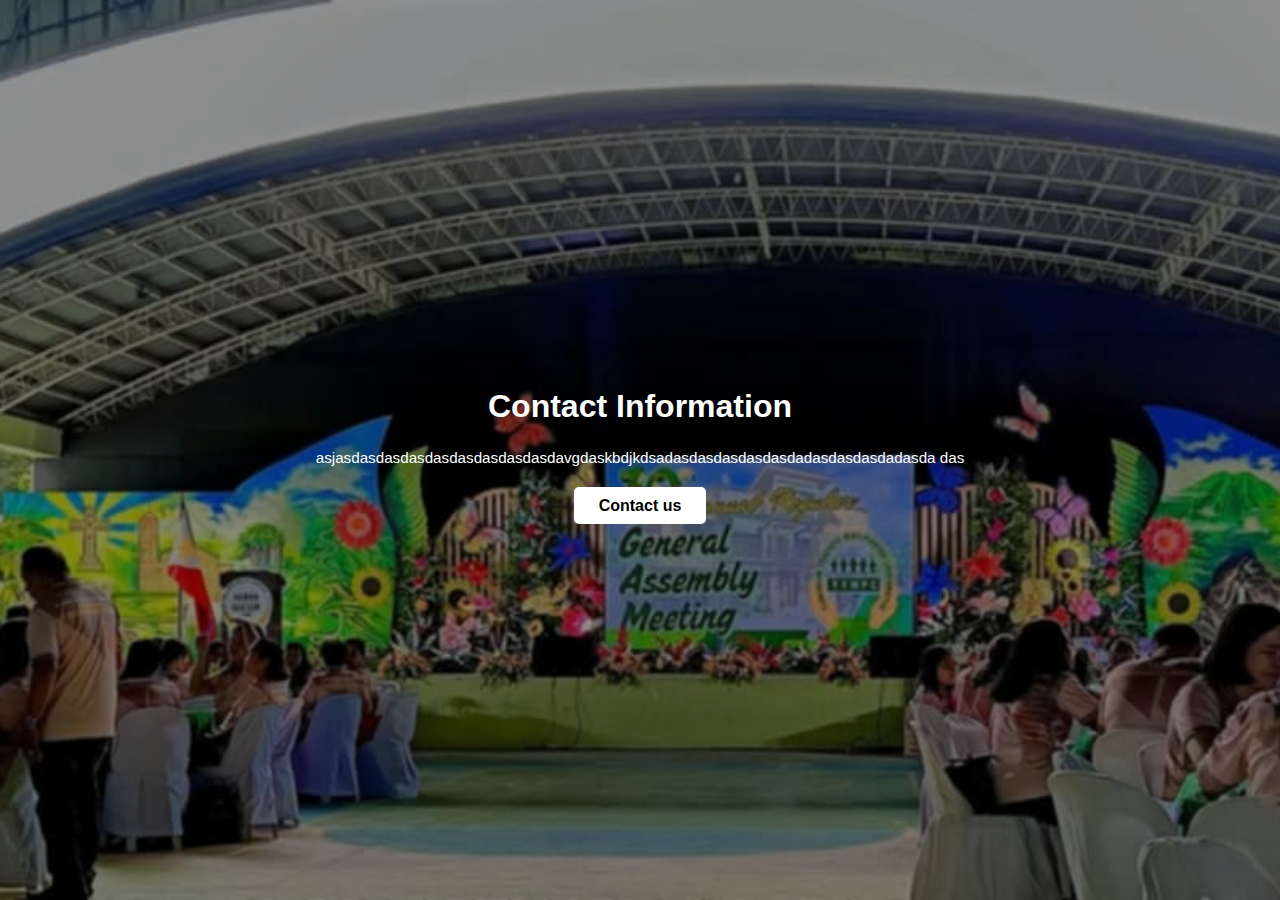
<file: contact.html>
<!DOCTYPE html>
<html lang="en">
<head>
  <meta charset="UTF-8">
  <meta name="viewport" content="width=device-width, initial-scale=1.0">
  <title>Contact Information</title>
  <link rel="stylesheet" href="style.css">
</head>
<body>

    <section class="ContactUs">
        
        <div class="overlay"></div>

  <div class="content">
    <h1>Contact Information</h1>
    <p>asjasdasdasdasdasdasdasdasdasdavgdaskbdjkdsadasdasdasdasdasdadasdasdasdadasda das</p>
    <a href="#" class="btn">Contact us</a>
  </div>

    </section>
  </div>

</body>
</html>
</file>
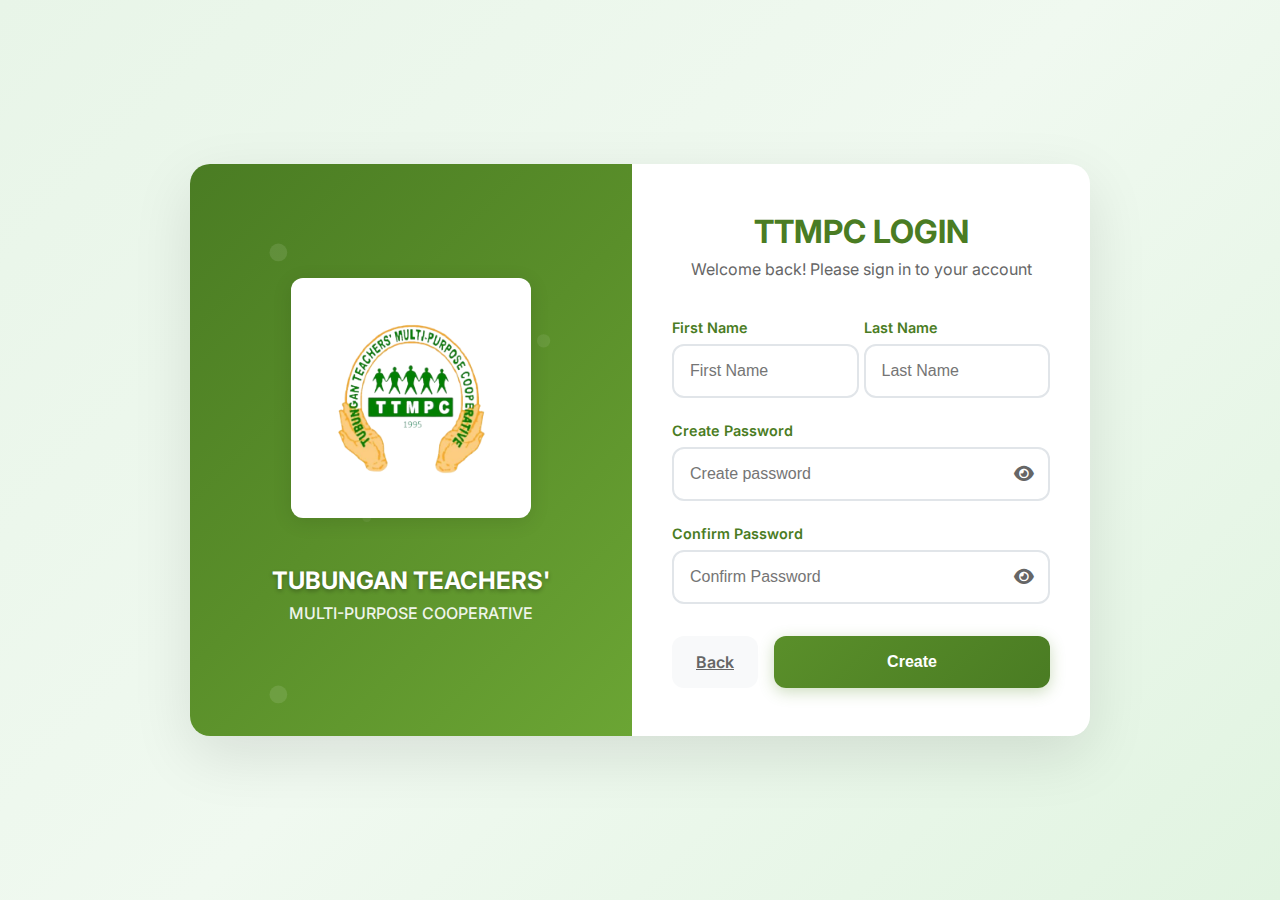
<file: createAccount.html>
<html>
<head>
    <meta charset="UTF-8">
    <meta name="viewport" content="width=device-width, initial-scale=1.0">
    <title>TTMPC Create Account</title>
    <link href="https://fonts.googleapis.com/css2?family=Inter:wght@300;400;500;600;700&display=swap" rel="stylesheet">
    <link rel="stylesheet" href="https://cdnjs.cloudflare.com/ajax/libs/font-awesome/6.0.0/css/all.min.css">
    <link rel="stylesheet" type="text/css" href="assets/css/createAccount.css"/>
</head>
<body>
    <div class="login-wrapper">
        <div class="logo-section">
            <div class="logo-container">
                <img src="assets/img/about2.png" alt="TTMPC Logo" 
                     onerror="this.style.display='none'; this.nextElementSibling.style.display='flex';">
            </div>
            <div class="organization-name">
                <h1>TUBUNGAN TEACHERS'</h1>
                <p>MULTI-PURPOSE COOPERATIVE</p>
            </div>
        </div>

        <div class="login-section">
            <div class="login-header">
                <h2>TTMPC LOGIN</h2>
                <p>Welcome back! Please sign in to your account</p>
            </div>

            <div id="alertContainer"></div>

<form id="createAccountForm">
    <div class="Name_credentials">
        <div class="form-group">
            <label for="First_Name">First Name</label>
            <input type="text" id="First_Name" placeholder="First Name" required>
        </div>

        <div class="form-group">
            <label for="Last_Name">Last Name</label>
            <input type="text" id="Last_Name" placeholder="Last Name" required>
        </div>
    </div>

    <div class="Password_Creation">
        <div class="form-group">
            <label for="create_password">Create Password</label>
            <div class="input-wrapper">
                <input type="password" id="create_password" placeholder="Create password" required>
                <i class="fas fa-eye password-toggle" data-target="create_password"></i>
            </div>
        </div>

        <div class="form-group">
            <label for="confirm_password">Confirm Password</label>
            <div class="input-wrapper">
                <input type="password" id="confirm_password" placeholder="Confirm Password" required>
                <i class="fas fa-eye password-toggle" data-target="confirm_password"></i>
            </div>
        </div>
    </div>

    <div class="button-group">
        <a class="btn-btn-back" href="index.html">Back</a>
        <button type="submit" class="btn btn-login">Create</button>
    </div>
</form>

        </div>
    </div>
</body>
</html>
</file>
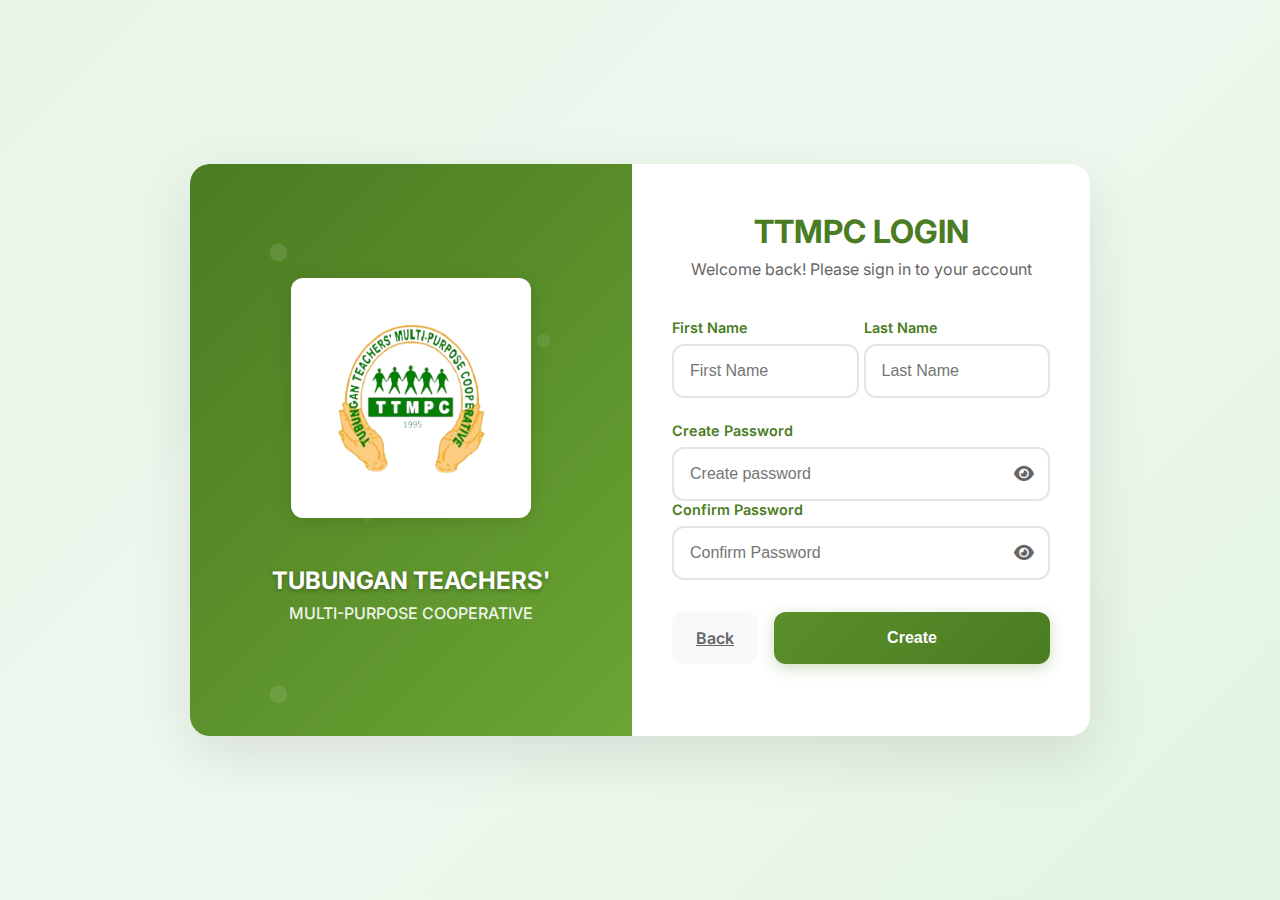
<file: createAccout.html>
<html>
<head>
    <meta charset="UTF-8">
    <meta name="viewport" content="width=device-width, initial-scale=1.0">
    <title>TTMPC Create Account</title>
    <link href="https://fonts.googleapis.com/css2?family=Inter:wght@300;400;500;600;700&display=swap" rel="stylesheet">
    <link rel="stylesheet" href="https://cdnjs.cloudflare.com/ajax/libs/font-awesome/6.0.0/css/all.min.css">
    <link rel=" stylesheet" type="text/css" href="assets/css/createAccount.css"/>
</head>
<body>
    <div class="login-wrapper">
        <div class="logo-section">
            <div class="logo-container">
                <img src="assets/img/about2.png" alt="TTMPC Logo" 
                     onerror="this.style.display='none'; this.nextElementSibling.style.display='flex';">
            </div>
            <div class="organization-name">
                <h1>TUBUNGAN TEACHERS'</h1>
                <p>MULTI-PURPOSE COOPERATIVE</p>
            </div>
        </div>

        <div class="login-section">
            <div class="login-header">
                <h2>TTMPC LOGIN</h2>
                <p>Welcome back! Please sign in to your account</p>
            </div>

            <div id="alertContainer"></div>

            <form id="loginForm">
                <div class="Name_credentials">  
                <div class="form-group">
                    <label for="First_Name">First Name</label>
                    <input type="text" id="First_Name"placeholder="First Name">
                </div>

                <div class="form-group">
                    <label for="Last_Name">Last Name</label>
                    <input type="text" id="Last_Name"placeholder="Last Name">
                </div>
            
            </div>
    
            <div class="Password_Creation">
                    <div class="form-group">
                        <label for="create_password">Create Password</label>
                            <div class="input-wrapper">
                                 <input type="create_password" id="create_password" placeholder="Create password" required>
                                 <i class="fas fa-eye password-toggle" id="togglePassword"></i>
                       </div>

                    <div class="form-group">
                        <label for="confirm_password">Confirm Password</label>
                            <div class="input-wrapper">
                                 <input type="confirm_password" id="confirm_password" placeholder="Confirm Password" required>
                                 <i class="fas fa-eye password-toggle" id="togglePassword"></i>
                       </div>
            </div>
                    
                <div class="button-group">

                    <a class="btn-btn-back" href="index.html">Back</a>
                    <button type="button" class="btn btn-login" onclick="login()">Create</button>
                </div>
            </form>
        </div>
    </div>
</body>
</html>
</file>
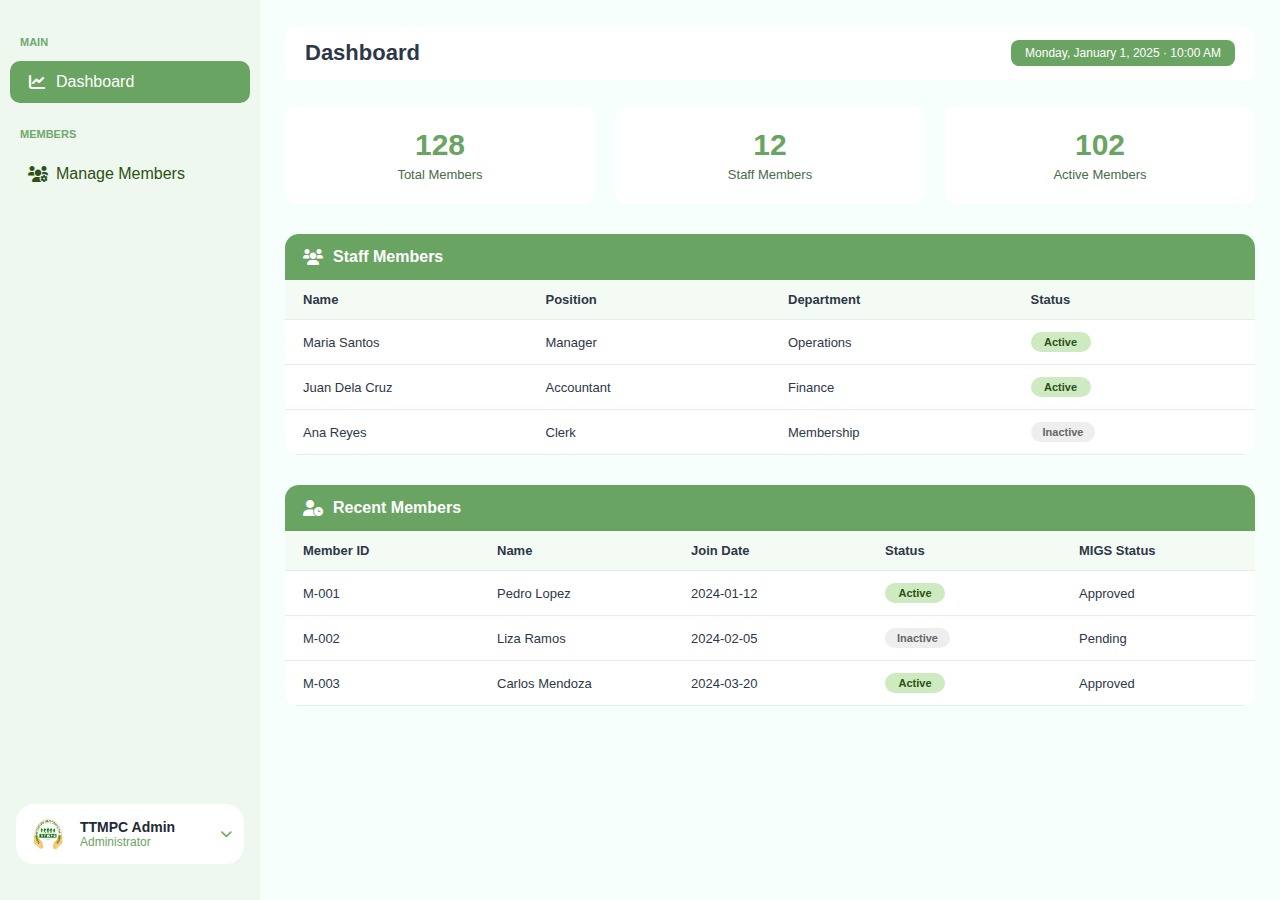
<file: dashboard.html>
<!DOCTYPE html>
<html lang="en">
<head>
    <meta charset="UTF-8">
    <meta name="viewport" content="width=device-width, initial-scale=1.0">
    <title>TTMPC Dashboard</title>

    <!-- Icons -->
    <link rel="stylesheet" href="https://cdnjs.cloudflare.com/ajax/libs/font-awesome/6.0.0/css/all.min.css">

    <!-- Main Styles -->
    <link rel="stylesheet" href="assets/css/dashboard.css">
</head>
<body>


<div class="dashboard-wrapper">

  <!-- ================= SIDEBAR ================= -->
  <aside class="sidebar">

    <nav class="nav">
      <div class="nav-section" style="margin-top:1rem">
        <div class="nav-section-title">Main</div>
        <a href="dashboard.html" class="nav-item active">
          <i class="fas fa-chart-line"></i> Dashboard
        </a>
      </div>

      <div class="nav-section">
        <div class="nav-section-title">Members</div>
        <a href="managemember.html" class="nav-item ">
          <i class="fas fa-users-cog"></i> Manage Members
        </a>
      </div>
    </nav>

   <!-- USER PROFILE -->
<div class="user-profile" id="userProfile">
  <div class="user-profile-content">
    <img src="assets/img/about2.png" alt="TTMPC Logo" class="user-avatar">

    <div class="user-text">
      <div class="user-name">TTMPC Admin</div>
      <div class="user-role">Administrator</div>
    </div>

    <i class="fas fa-chevron-down chevron"></i>
  </div>

  <!-- DROPDOWN -->
  <div class="profile-dropdown" id="dropdownMenu">
    <button class="dropdown-link">
      <i class="fas fa-cog"></i> Settings
    </button>
    <button class="dropdown-link logout">
      <i class="fas fa-sign-out-alt"></i> Logout
    </button>
  </div>
</div>

  </aside>
    <!-- ================= END SIDEBAR ================= -->



    <!-- ================= MAIN CONTENT ================= -->
    <main class="main-content">

        <!-- Header -->
        <div class="header">
            <h1>Dashboard</h1>
            <div class="time-display">
                Monday, January 1, 2025 · 10:00 AM
            </div>
        </div>

        <!-- ================= STATS ================= -->
        <div class="stats-grid">

            <div class="stat-card">
                <div class="stat-number">128</div>
                <div class="stat-label">Total Members</div>
            </div>

            <div class="stat-card">
                <div class="stat-number">12</div>
                <div class="stat-label">Staff Members</div>
            </div>

            <div class="stat-card">
                <div class="stat-number">102</div>
                <div class="stat-label">Active Members</div>
            </div>

        </div>

        <!-- ================= STAFF MEMBERS ================= -->
        <section class="table-container">

            <div class="table-header">
                <i class="fas fa-users"></i> Staff Members
            </div>

            <table>
                <thead>
                    <tr>
                        <th>Name</th>
                        <th>Position</th>
                        <th>Department</th>
                        <th>Status</th>
                    </tr>
                </thead>

                <tbody>
                    <tr>
                        <td>Maria Santos</td>
                        <td>Manager</td>
                        <td>Operations</td>
                        <td><span class="status active">Active</span></td>
                    </tr>
                    <tr>
                        <td>Juan Dela Cruz</td>
                        <td>Accountant</td>
                        <td>Finance</td>
                        <td><span class="status active">Active</span></td>
                    </tr>
                    <tr>
                        <td>Ana Reyes</td>
                        <td>Clerk</td>
                        <td>Membership</td>
                        <td><span class="status inactive">Inactive</span></td>
                    </tr>
                </tbody>
            </table>

        </section>

        <!-- ================= RECENT MEMBERS ================= -->
        <section class="table-container">

            <div class="table-header">
                <i class="fas fa-user-clock"></i> Recent Members
            </div>

            <table>
                <thead>
                    <tr>
                        <th>Member ID</th>
                        <th>Name</th>
                        <th>Join Date</th>
                        <th>Status</th>
                        <th>MIGS Status</th>
                    </tr>
                </thead>

                <tbody>
                    <tr>
                        <td>M-001</td>
                        <td>Pedro Lopez</td>
                        <td>2024-01-12</td>
                        <td><span class="status active">Active</span></td>
                        <td>Approved</td>
                    </tr>
                    <tr>
                        <td>M-002</td>
                        <td>Liza Ramos</td>
                        <td>2024-02-05</td>
                        <td><span class="status inactive">Inactive</span></td>
                        <td>Pending</td>
                    </tr>
                    <tr>
                        <td>M-003</td>
                        <td>Carlos Mendoza</td>
                        <td>2024-03-20</td>
                        <td><span class="status active">Active</span></td>
                        <td>Approved</td>
                    </tr>
                </tbody>
            </table>

        </section>

    </main>
    <!-- ================= END MAIN CONTENT ================= -->

</div>

<!-- Dashboard JS -->
<script src="assets/js/dashboard.js"></script>

</body>
</html>
</file>
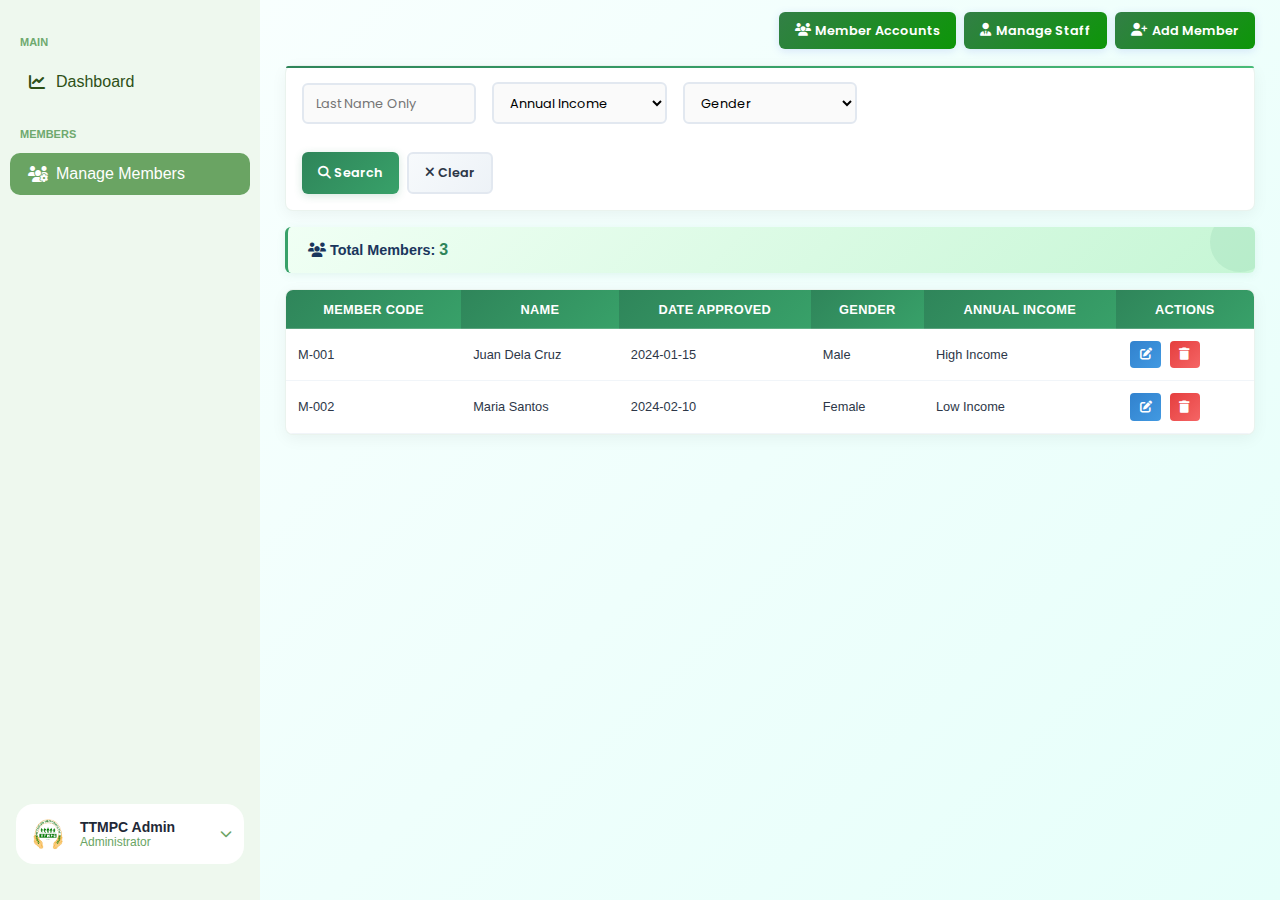
<file: managember.html>
<!DOCTYPE html>
<html lang="en">
<head>
  <meta charset="UTF-8" />
  <meta name="viewport" content="width=device-width, initial-scale=1.0" />
  <title>Manage Members</title>

  <!-- Styles -->
  <link rel="stylesheet" href="assets/css/managemember.css" />
  <link rel="stylesheet" href="https://cdnjs.cloudflare.com/ajax/libs/font-awesome/6.4.0/css/all.min.css" />
  <link href="https://fonts.googleapis.com/css2?family=Poppins:wght@300;400;500;600;700&display=swap" rel="stylesheet" />
</head>

<body>

<div class="dashboard-wrapper">

  <!-- ================= SIDEBAR ================= -->
  <aside class="sidebar">

    <nav class="nav">
      <div class="nav-section" style="margin-top:1rem">
        <div class="nav-section-title">Main</div>
        <a href="dashboard.html" class="nav-item">
          <i class="fas fa-chart-line"></i> Dashboard
        </a>
      </div>

      <div class="nav-section">
        <div class="nav-section-title">Members</div>
        <a href="managemember.html" class="nav-item active">
          <i class="fas fa-users-cog"></i> Manage Members
        </a>
      </div>
    </nav>

   <!-- USER PROFILE -->
<div class="user-profile" id="userProfile">
  <div class="user-profile-content">
    <img src="assets/img/about2.png" alt="TTMPC Logo" class="user-avatar">

    <div class="user-text">
      <div class="user-name">TTMPC Admin</div>
      <div class="user-role">Administrator</div>
    </div>

    <i class="fas fa-chevron-down chevron"></i>
  </div>

  <!-- DROPDOWN -->
  <div class="profile-dropdown" id="dropdownMenu">
    <button class="dropdown-link">
      <i class="fas fa-cog"></i> Settings
    </button>
    <button class="dropdown-link logout">
      <i class="fas fa-sign-out-alt"></i> Logout
    </button>
  </div>
</div>

  </aside>
  <!-- ================= END SIDEBAR ================= -->


  <!-- ================= MAIN CONTENT ================= -->
  <main class="main-content">

    <!-- ACTION BUTTONS -->
    <div class="action-buttons-section">
      <button class="btn btn-manage-staff">
        <i class="fas fa-users"></i> Member Accounts
      </button>

      <button class="btn btn-manage-staff">
        <i class="fas fa-user-tie"></i> Manage Staff
      </button>

      <button class="btn btn-manage-staff">
        <i class="fas fa-user-plus"></i> Add Member
      </button>
    </div>

    <!-- SEARCH -->
    <form class="search-section">
      <input type="text" placeholder="Last Name Only" />

      <select>
        <option>Annual Income</option>
        <option>High Income</option>
        <option>Low Income</option>
      </select>

      <select>
        <option>Gender</option>
        <option>Male</option>
        <option>Female</option>
      </select>

      <div class="search-buttons">
        <button class="btn btn-search">
          <i class="fas fa-search"></i> Search
        </button>
        <button type="reset" class="btn btn-clear">
          <i class="fas fa-times"></i> Clear
        </button>
      </div>
    </form>

    <!-- TOTAL MEMBERS -->
    <div class="total-members-banner">
      <i class="fas fa-users"></i> Total Members: <strong>3</strong>
    </div>

    <!-- TABLE -->
    <div class="table-wrapper">
      <table class="member-table">
        <thead>
          <tr>
            <th>Member Code</th>
            <th>Name</th>
            <th>Date Approved</th>
            <th>Gender</th>
            <th>Annual Income</th>
            <th>Actions</th>
          </tr>
        </thead>

        <tbody>
          <tr>
            <td>M-001</td>
            <td>Juan Dela Cruz</td>
            <td>2024-01-15</td>
            <td>Male</td>
            <td>High Income</td>
            <td>
              <button class="btn btn-edit"><i class="fas fa-edit"></i></button>
              <button class="btn btn-delete"><i class="fas fa-trash"></i></button>
            </td>
          </tr>

          <tr>
            <td>M-002</td>
            <td>Maria Santos</td>
            <td>2024-02-10</td>
            <td>Female</td>
            <td>Low Income</td>
            <td>
              <button class="btn btn-edit"><i class="fas fa-edit"></i></button>
              <button class="btn btn-delete"><i class="fas fa-trash"></i></button>
            </td>
          </tr>
          <script src="assets/js/managemenber.js"></script>
        </tbody>
      </table>
    </div>

  </main>
  </div>
  </body>
  </html>
  <!-- ================= END MAIN CONTENT ================= -->
</file>
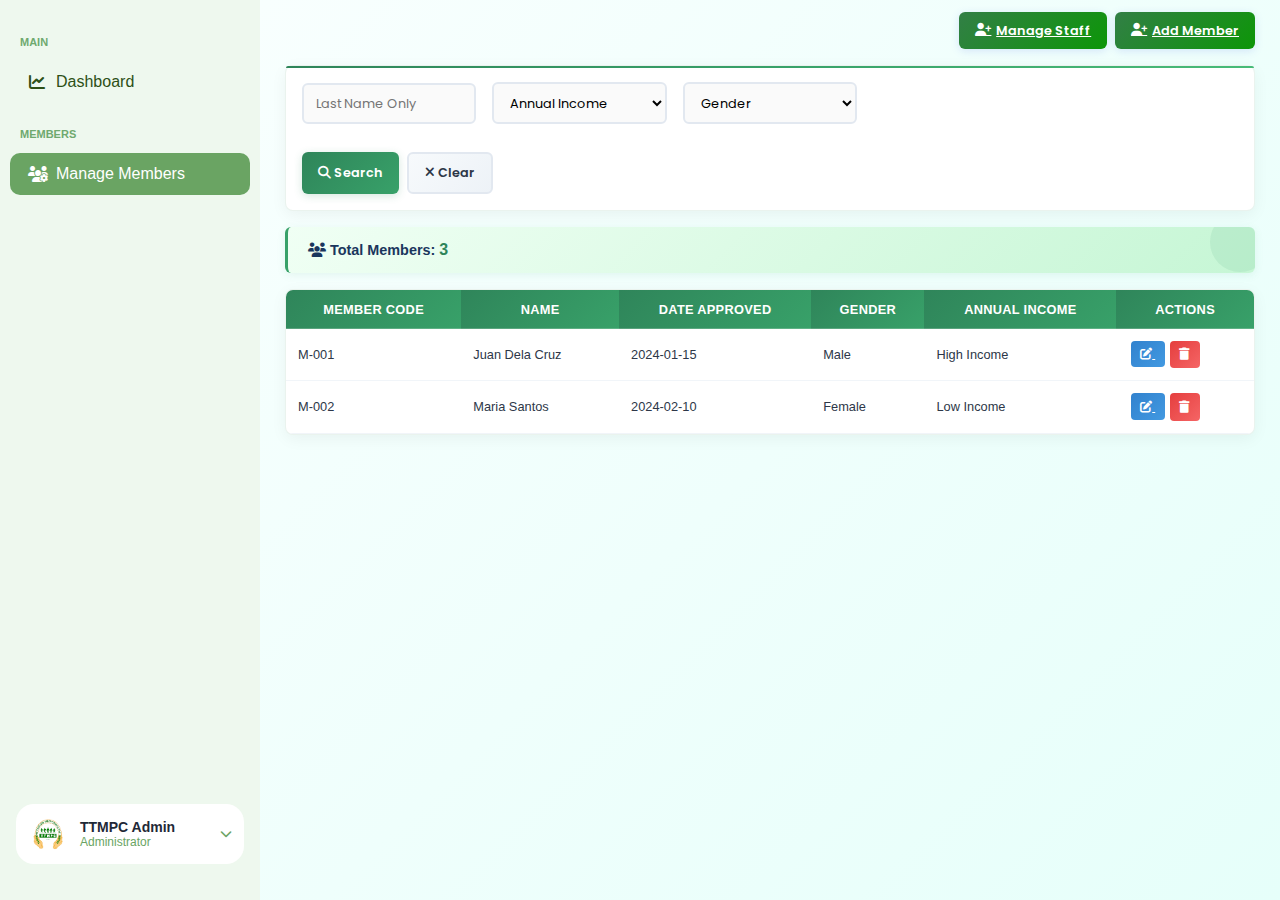
<file: manageMember.html>
<!DOCTYPE html>
<html lang="en">
<head>
  <meta charset="UTF-8" />
  <meta name="viewport" content="width=device-width, initial-scale=1.0" />
  <title>Manage Members</title>

  <!-- Styles -->
  <link rel="stylesheet" href="assets/css/managemember.css" />
  <link rel="stylesheet" href="https://cdnjs.cloudflare.com/ajax/libs/font-awesome/6.4.0/css/all.min.css" />
  <link href="https://fonts.googleapis.com/css2?family=Poppins:wght@300;400;500;600;700&display=swap" rel="stylesheet" />
</head>

<body>

<div class="dashboard-wrapper">

  <!-- ================= SIDEBAR ================= -->
  <aside class="sidebar">

    <nav class="nav">
      <div class="nav-section" style="margin-top:1rem">
        <div class="nav-section-title">Main</div>
        <a href="dashboard.html" class="nav-item">
          <i class="fas fa-chart-line"></i> Dashboard
        </a>
      </div>

      <div class="nav-section">
        <div class="nav-section-title">Members</div>
        <a href="manageMember.html" class="nav-item active">
          <i class="fas fa-users-cog"></i> Manage Members
        </a>
      </div>
    </nav>

   <!-- USER PROFILE -->
<div class="user-profile" id="userProfile">
  <div class="user-profile-content">
    <img src="assets/img/about2.png" alt="TTMPC Logo" class="user-avatar">

    <div class="user-text">
      <div class="user-name">TTMPC Admin</div>
      <div class="user-role">Administrator</div>
    </div>

    <i class="fas fa-chevron-down chevron"></i>
  </div>

  <!-- DROPDOWN -->
  <div class="profile-dropdown" id="dropdownMenu">
    <button class="dropdown-link">
      <i class="fas fa-cog"></i> Settings
    </button>
    <button class="dropdown-link logout">
      <i class="fas fa-sign-out-alt"></i> Logout
    </button>
  </div>
</div>

  </aside>
  <!-- ================= END SIDEBAR ================= -->


  <!-- ================= MAIN CONTENT ================= -->
  <main class="main-content">

    <!-- ACTION BUTTONS -->
    <div class="action-buttons-section">
     

      <a href="manageStaff.html" class="btn btn-manage-staff">
        <i class="fas fa-user-plus"></i> Manage Staff
      </a>

      <a href="addMember.html" class="btn btn-manage-staff">
        <i class="fas fa-user-plus"></i> Add Member
      </a>
    </div>

    <!-- SEARCH -->
    <form class="search-section">
      <input type="text" placeholder="Last Name Only" />

      <select>
        <option>Annual Income</option>
        <option>High Income</option>
        <option>Low Income</option>
      </select>

      <select>
        <option>Gender</option>
        <option>Male</option>
        <option>Female</option>
      </select>

      <div class="search-buttons">
        <button class="btn btn-search">
          <i class="fas fa-search"></i> Search
        </button>
        <button type="reset" class="btn btn-clear">
          <i class="fas fa-times"></i> Clear
        </button>
      </div>
    </form>

    <!-- TOTAL MEMBERS -->
    <div class="total-members-banner">
      <i class="fas fa-users"></i> Total Members: <strong>3</strong>
    </div>

    <!-- TABLE -->
    <div class="table-wrapper">
      <table class="member-table">
        <thead>
          <tr>
            <th>Member Code</th>
            <th>Name</th>
            <th>Date Approved</th>
            <th>Gender</th>
            <th>Annual Income</th>
            <th>Actions</th>
          </tr>
        </thead>

        <tbody>
          <tr>
            <td>M-001</td>
            <td>Juan Dela Cruz</td>
            <td>2024-01-15</td>
            <td>Male</td>
            <td>High Income</td>
            <td>
              <a href="edit.html" class="btn btn-edit" title="Edit">
              <i class="fas fa-edit"></i>
              </a>

              <button class="btn btn-delete" title="Delete" onclick="// add your delete function here">
              <i class="fas fa-trash"></i>
              </button>
            </td>
          </tr>

          <tr>
            <td>M-002</td>
            <td>Maria Santos</td>
            <td>2024-02-10</td>
            <td>Female</td>
            <td>Low Income</td>
            <td>
              <a href="edit.html" class="btn btn-edit" title="Edit">
              <i class="fas fa-edit"></i>
              </a>

              <button class="btn btn-delete" title="Delete" onclick="// add your delete function here">
              <i class="fas fa-trash"></i>
              </button>
            </td>
          </tr>
          <script src="assets/js/managemenber.js"></script>
        </tbody>
      </table>
    </div>

  </main>
  </div>
  </body>
  </html>
  <!-- ================= END MAIN CONTENT ================= -->
</file>
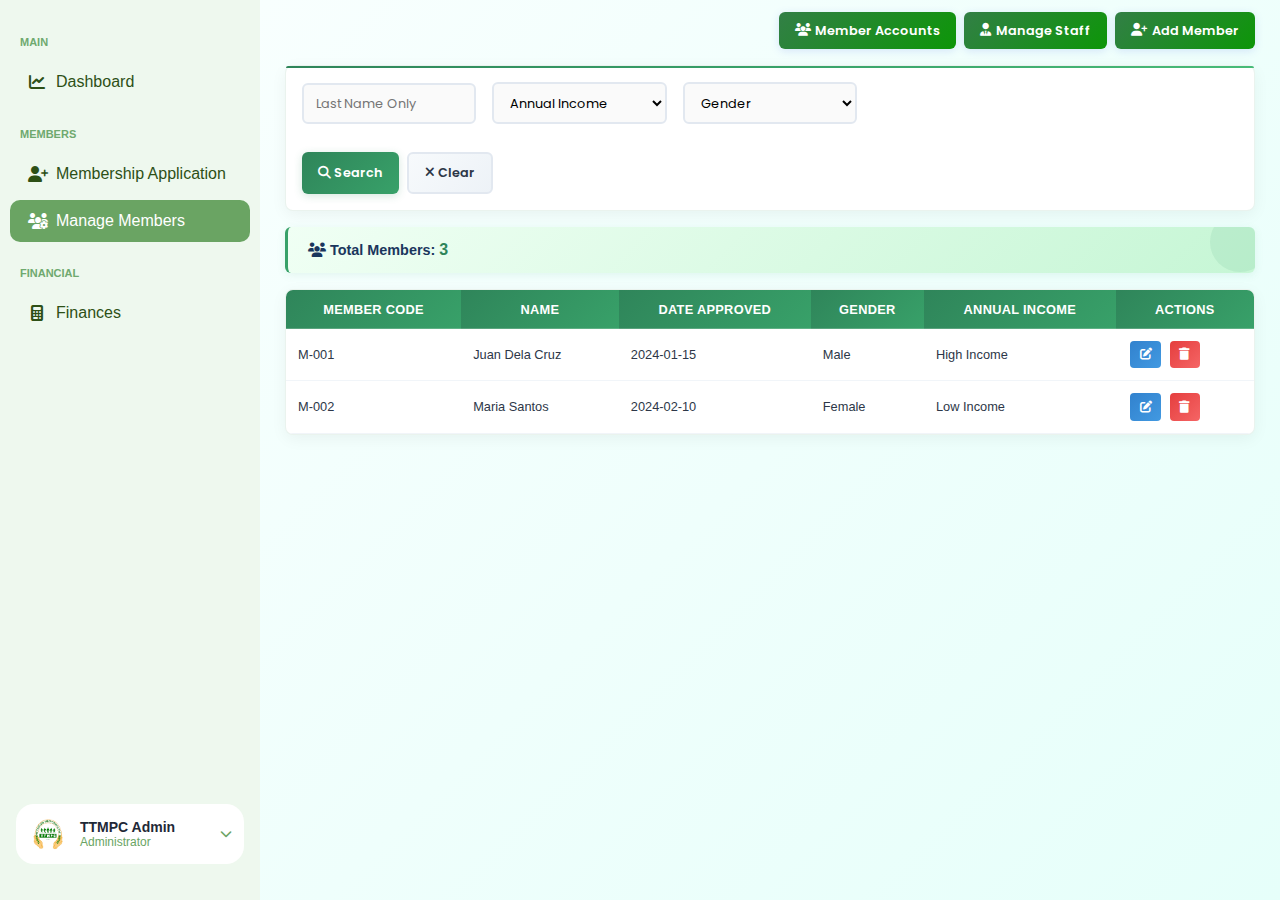
<file: managemembers.html>
<!DOCTYPE html>
<html lang="en">
<head>
  <meta charset="UTF-8" />
  <meta name="viewport" content="width=device-width, initial-scale=1.0" />
  <title>Manage Members</title>

  <!-- Styles -->
  <link rel="stylesheet" href="managemembers.css" />
  <link rel="stylesheet" href="https://cdnjs.cloudflare.com/ajax/libs/font-awesome/6.4.0/css/all.min.css" />
  <link href="https://fonts.googleapis.com/css2?family=Poppins:wght@300;400;500;600;700&display=swap" rel="stylesheet" />
</head>

<body>

<div class="dashboard-wrapper">

  <!-- ================= SIDEBAR ================= -->
  <aside class="sidebar">

    <nav class="nav">
      <div class="nav-section" style="margin-top:1rem">
        <div class="nav-section-title">Main</div>
        <a href="dashboard.html" class="nav-item">
          <i class="fas fa-chart-line"></i> Dashboard
        </a>
      </div>

      <div class="nav-section">
        <div class="nav-section-title">Members</div>
        <a href="membership-application.html" class="nav-item">
          <i class="fas fa-user-plus"></i> Membership Application
        </a>
        <a href="managemembers.html" class="nav-item active">
          <i class="fas fa-users-cog"></i> Manage Members
        </a>
      </div>

      <div class="nav-section">
        <div class="nav-section-title">Financial</div>
        <a href="finances.html" class="nav-item">
          <i class="fas fa-calculator"></i> Finances
        </a>
      </div>
    </nav>

   <!-- USER PROFILE -->
<div class="user-profile" id="userProfile">
  <div class="user-profile-content">
    <img src="assets/img/about2.png" alt="TTMPC Logo" class="user-avatar">

    <div class="user-text">
      <div class="user-name">TTMPC Admin</div>
      <div class="user-role">Administrator</div>
    </div>

    <i class="fas fa-chevron-down chevron"></i>
  </div>

  <!-- DROPDOWN -->
  <div class="profile-dropdown" id="dropdownMenu">
    <button class="dropdown-link">
      <i class="fas fa-cog"></i> Settings
    </button>
    <button class="dropdown-link logout">
      <i class="fas fa-sign-out-alt"></i> Logout
    </button>
  </div>
</div>

  </aside>
  <!-- ================= END SIDEBAR ================= -->


  <!-- ================= MAIN CONTENT ================= -->
  <main class="main-content">

    <!-- ACTION BUTTONS -->
    <div class="action-buttons-section">
      <button class="btn btn-manage-staff">
        <i class="fas fa-users"></i> Member Accounts
      </button>

      <button class="btn btn-manage-staff">
        <i class="fas fa-user-tie"></i> Manage Staff
      </button>

      <button class="btn btn-manage-staff">
        <i class="fas fa-user-plus"></i> Add Member
      </button>
    </div>

    <!-- SEARCH -->
    <form class="search-section">
      <input type="text" placeholder="Last Name Only" />

      <select>
        <option>Annual Income</option>
        <option>High Income</option>
        <option>Low Income</option>
      </select>

      <select>
        <option>Gender</option>
        <option>Male</option>
        <option>Female</option>
      </select>

      <div class="search-buttons">
        <button class="btn btn-search">
          <i class="fas fa-search"></i> Search
        </button>
        <button type="reset" class="btn btn-clear">
          <i class="fas fa-times"></i> Clear
        </button>
      </div>
    </form>

    <!-- TOTAL MEMBERS -->
    <div class="total-members-banner">
      <i class="fas fa-users"></i> Total Members: <strong>3</strong>
    </div>

    <!-- TABLE -->
    <div class="table-wrapper">
      <table class="member-table">
        <thead>
          <tr>
            <th>Member Code</th>
            <th>Name</th>
            <th>Date Approved</th>
            <th>Gender</th>
            <th>Annual Income</th>
            <th>Actions</th>
          </tr>
        </thead>

        <tbody>
          <tr>
            <td>M-001</td>
            <td>Juan Dela Cruz</td>
            <td>2024-01-15</td>
            <td>Male</td>
            <td>High Income</td>
            <td>
              <button class="btn btn-edit"><i class="fas fa-edit"></i></button>
              <button class="btn btn-delete"><i class="fas fa-trash"></i></button>
            </td>
          </tr>

          <tr>
            <td>M-002</td>
            <td>Maria Santos</td>
            <td>2024-02-10</td>
            <td>Female</td>
            <td>Low Income</td>
            <td>
              <button class="btn btn-edit"><i class="fas fa-edit"></i></button>
              <button class="btn btn-delete"><i class="fas fa-trash"></i></button>
            </td>
          </tr>
          <script src="dashboard.js"></script>
        </tbody>
      </table>
    </div>

  </main>
  <!-- ================= END MAIN CONTENT ================= -->
</file>
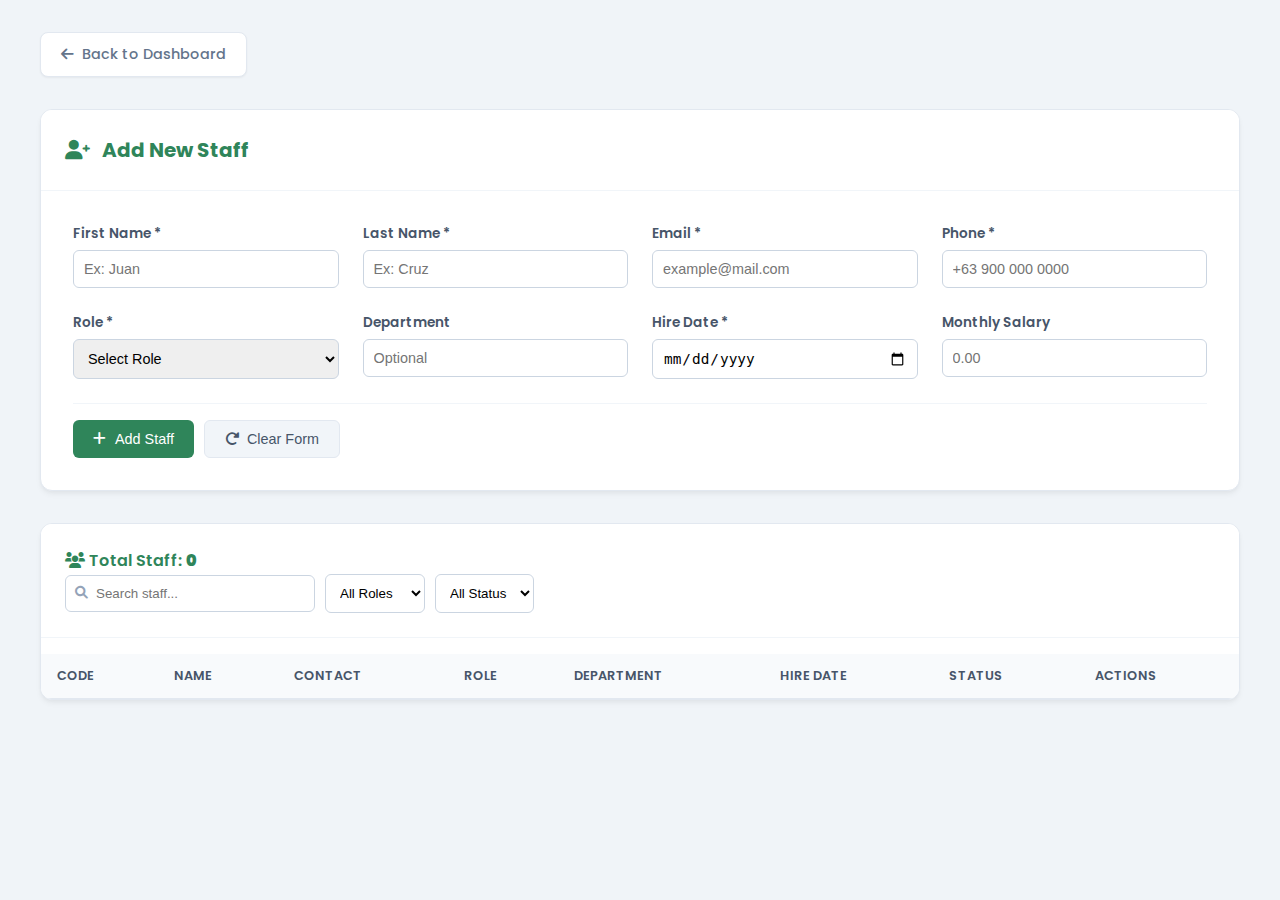
<file: manageStaff.html>
<!DOCTYPE html>
<html lang="en">
<head>
    <meta charset="UTF-8">
    <meta name="viewport" content="width=device-width, initial-scale=1.0">
    <title>Manage Staff - TTMPC Cooperative</title>
    
    <link href="https://cdnjs.cloudflare.com/ajax/libs/font-awesome/6.0.0/css/all.min.css" rel="stylesheet">
    <link href="https://fonts.googleapis.com/css2?family=Poppins:wght@300;400;500;600;700&display=swap" rel="stylesheet">
    <link rel="stylesheet" href="assets/css/manageStaff.css">
</head>
<body>

<div class="dashboard-wrapper">
    
    <main class="main-content">
        
        <div class="header-section">
            <a href="manageMember.html" class="back-button">
                <i class="fa-solid fa-arrow-left"></i> Back to Dashboard
            </a>
        </div>

        <div id="alertMessage" class="alert">
            <span id="alertText"></span>
        </div>

        <div class="card add-staff-form">
            <div class="card-header">
                <h2 class="form-title"><i class="fa-solid fa-user-plus"></i> Add New Staff</h2>
            </div>
            <div class="card-body">
                <form id="addStaffForm" novalidate>
                    <div class="form-grid">
                        <div class="form-group">
                            <label>First Name *</label>
                            <input type="text" name="firstName" required placeholder="Ex: Juan">
                        </div>
                        <div class="form-group">
                            <label>Last Name *</label>
                            <input type="text" name="lastName" required placeholder="Ex: Cruz">
                        </div>
                        <div class="form-group">
                            <label>Email *</label>
                            <input type="email" name="email" required placeholder="example@mail.com">
                        </div>
                        <div class="form-group">
                            <label>Phone *</label>
                            <input type="tel" name="phone" required placeholder="+63 900 000 0000">
                        </div>
                        <div class="form-group">
                            <label>Role *</label>
                            <select name="role" required>
                                <option value="" disabled selected>Select Role</option>
                                <option value="Manager">Manager</option>
                                <option value="Cashier">Cashier</option>
                                <option value="Secretary">Secretary</option>
                                <option value="Treasurer">Treasurer</option>
                                <option value="Board of Directors">Board of Directors</option>
                                <option value="Auditor">Auditor</option>
                            </select>
                        </div>
                        <div class="form-group">
                            <label>Department</label>
                            <input type="text" name="department" placeholder="Optional">
                        </div>
                        <div class="form-group">
                            <label>Hire Date *</label>
                            <input type="date" name="hireDate" required>
                        </div>
                        <div class="form-group">
                            <label>Monthly Salary</label>
                            <input type="number" name="salary" min="0" step="0.01" placeholder="0.00">
                        </div>
                    </div>
                    <div class="form-actions">
                        <button type="submit" class="btn btn-primary" id="addBtn">
                            <i class="fa-solid fa-plus"></i> Add Staff
                        </button>
                        <button type="button" class="btn btn-secondary" id="resetBtn">
                            <i class="fa-solid fa-rotate-right"></i> Clear Form
                        </button>
                    </div>
                </form>
            </div>
        </div>

        <div class="card list-section">
            <div class="card-header flex-header" style="justify-content: space-between;">
                <div class="total-banner">
                    <i class="fas fa-users"></i> Total Staff: <strong id="totalStaff">0</strong>
                </div>
                
                <div class="search-section">
                    <div class="search-wrapper">
                        <i class="fa-solid fa-search search-icon"></i>
                        <input type="text" id="searchInput" placeholder="Search staff...">
                    </div>
                    <select id="roleFilter">
                        <option value="">All Roles</option>
                        <option value="Manager">Manager</option>
                        <option value="Cashier">Cashier</option>
                        <option value="Secretary">Secretary</option>
                    </select>
                    <select id="statusFilter">
                        <option value="">All Status</option>
                        <option value="Active">Active</option>
                        <option value="Inactive">Inactive</option>
                    </select>
                </div>
            </div>

            <div class="table-wrapper">
                <table class="staff-table">
                    <thead>
                        <tr>
                            <th>Code</th>
                            <th>Name</th>
                            <th>Contact</th>
                            <th>Role</th>
                            <th>Department</th>
                            <th>Hire Date</th>
                            <th>Status</th>
                            <th>Actions</th>
                        </tr>
                    </thead>
                    <tbody id="staffTableBody">
                        </tbody>
                </table>
            </div>
        </div>
    </main>
</div>

<div id="editStaffModal" class="modal">
    <div class="modal-content">
        <div class="modal-header">
            <h3><i class="fa-solid fa-pen"></i> Edit Staff</h3>
            <button class="modal-close" onclick="window.closeEditModal()">&times;</button>
        </div>
        <form id="editStaffForm">
            <input type="hidden" id="editStaffId">
            <div class="modal-body">
                <div class="form-grid">
                    <div class="form-group">
                        <label>First Name</label>
                        <input type="text" id="editFirstName" required>
                    </div>
                    <div class="form-group">
                        <label>Last Name</label>
                        <input type="text" id="editLastName" required>
                    </div>
                    <div class="form-group">
                        <label>Email</label>
                        <input type="email" id="editEmail" required>
                    </div>
                    <div class="form-group">
                        <label>Phone</label>
                        <input type="tel" id="editPhone" required>
                    </div>
                    <div class="form-group">
                        <label>Role</label>
                        <select id="editRole" required>
                            <option value="Manager">Manager</option>
                            <option value="Cashier">Cashier</option>
                            <option value="Secretary">Secretary</option>
                            <option value="Treasurer">Treasurer</option>
                            <option value="Board of Directors">Board of Directors</option>
                            <option value="Auditor">Auditor</option>
                        </select>
                    </div>
                    <div class="form-group">
                        <label>Department</label>
                        <input type="text" id="editDepartment">
                    </div>
                    <div class="form-group">
                        <label>Salary</label>
                        <input type="number" id="editSalary" step="0.01">
                    </div>
                    <div class="form-group">
                        <label>Status</label>
                        <select id="editStatus">
                            <option value="Active">Active</option>
                            <option value="Inactive">Inactive</option>
                        </select>
                    </div>
                </div>
            </div>
            <div class="modal-footer">
                <button type="button" class="btn btn-secondary" onclick="window.closeEditModal()">Cancel</button>
                <button type="submit" class="btn btn-primary">Save Changes</button>
            </div>
        </form>
    </div>
</div>

<script type="module" src="assets/js/manageStaff.js"></script>

</body>
</html>
</file>
<file: assets/css/createAccount.css>
* {
            margin: 0;
            padding: 0;
            box-sizing: border-box;
        }

        body {
            font-family: 'Inter', sans-serif;
            background: linear-gradient(135deg, #e8f5e8 0%, #f0f9f0 50%, #e1f4e1 100%);
            min-height: 100vh;
            display: flex;
            align-items: center;
            justify-content: center;
            padding: 20px;
        }

        .login-wrapper {
            display: flex;
            background: white;
            border-radius: 20px;
            box-shadow: 0 20px 60px rgba(0, 0, 0, 0.1);
            overflow: hidden;
            max-width: 900px;
            width: 100%;
            min-height: 500px;
        }

        .logo-section {
            background: linear-gradient(135deg, #4a7c23 0%, #5a8f2a 50%, #6ba534 100%);
            flex: 1;
            display: flex;
            flex-direction: column;
            align-items: center;
            justify-content: center;
            padding: 3rem 2rem;
            color: white;
            position: relative;
        }

        .logo-section::before {
            content: '';
            position: absolute;
            top: 0;
            left: 0;
            right: 0;
            bottom: 0;
            background: url('data:image/svg+xml,<svg xmlns="http://www.w3.org/2000/svg" viewBox="0 0 100 100"><circle cx="20" cy="20" r="2" fill="white" opacity="0.1"/><circle cx="80" cy="40" r="1.5" fill="white" opacity="0.08"/><circle cx="40" cy="80" r="1" fill="white" opacity="0.06"/></svg>');
            animation: float 15s ease-in-out infinite;
        }

        @keyframes float {
            0%, 100% { transform: translateY(0px); }
            50% { transform: translateY(-10px); }
        }

        .logo-container {
            margin-bottom: 2rem;
            position: relative;
            z-index: 2;
            display: flex;
            align-items: center;
            justify-content: center;
            /* Simple white background for logo visibility */
            background: white;
            padding: 20px;
            border-radius: 12px;
            box-shadow: 0 4px 20px rgba(0, 0, 0, 0.1);
        }

        .logo-container img {
            width: 200px;
            height: auto;
            object-fit: contain;
            transition: transform 0.3s ease;
        }

        .logo-container img:hover {
            transform: scale(1.05);
        }

        .logo-fallback {
            width: 200px !important;
            height: 200px !important;
            background: linear-gradient(45deg, #5a8f2a, #4a7c23) !important;
            border-radius: 20px !important;
            display: flex !important;
            align-items: center;
            justify-content: center;
            color: white;
            font-weight: 700;
            font-size: 24px;
            text-align: center;
            line-height: 1.2;
        }

        .organization-name {
            text-align: center;
            margin-top: 1rem;
            position: relative;
            z-index: 2;
        }

        .organization-name h1 {
            font-size: 1.5rem;
            font-weight: 700;
            margin-bottom: 0.5rem;
            text-shadow: 0 2px 4px rgba(0, 0, 0, 0.3);
        }

        .organization-name p {
            font-size: 1rem;
            font-weight: 500;
            opacity: 0.9;
        }

        .login-section {
            flex: 1;
            padding: 3rem 2.5rem;
            display: flex;
            flex-direction: column;
            justify-content: center;
        }

        .login-header {
            text-align: center;
            margin-bottom: 2.5rem;
        }

        .login-header h2 {
            font-size: 2rem;
            font-weight: 700;
            color: #4a7c23;
            margin-bottom: 0.5rem;
        }

        .login-header p {
            color: #666;
            font-size: 1rem;
        }

        .Name_credentials{
            display: flex;
            gap: 5px;
        }

        .form-group {
            margin-bottom: 1.5rem;
            position: relative;
        }

        .form-group label {
            display: block;
            margin-bottom: 0.5rem;
            color: #4a7c23;
            font-weight: 600;
            font-size: 0.9rem;
        }

        .input-wrapper {
            position: relative;
        }

        .form-group input,
        .form-group select {
            width: 100%;
            padding: 1rem;
            border: 2px solid #e1e5e9;
            border-radius: 12px;
            font-size: 1rem;
            color: #333;
            background: #fff;
            transition: all 0.3s ease;
            outline: none;
        }

        .form-group input:focus,
        .form-group select:focus {
            border-color: #4a7c23;
            box-shadow: 0 0 0 3px rgba(74, 124, 35, 0.1);
        }

        .form-group select {
            cursor: pointer;
            appearance: none;
            background-image: url('data:image/svg+xml,<svg xmlns="http://www.w3.org/2000/svg" fill="none" viewBox="0 0 20 20"><path stroke="%236b7280" stroke-linecap="round" stroke-linejoin="round" stroke-width="1.5" d="M6 8l4 4 4-4"/></svg>');
            background-position: right 1rem center;
            background-repeat: no-repeat;
            background-size: 1rem;
            padding-right: 3rem;
        }

        .password-toggle {
            position: absolute;
            right: 1rem;
            top: 50%;
            transform: translateY(-50%);
            color: #666;
            cursor: pointer;
            font-size: 1.1rem;
            transition: color 0.3s ease;
        }

        .password-toggle:hover {
            color: #4a7c23;
        }

        .button-group {
            display: flex;
            gap: 1rem;
            margin-top: 2rem;
        }

        .btn {
            flex: 1;
            padding: 1rem 1.5rem;
            border-radius: 12px;
            font-size: 1rem;
            font-weight: 600;
            cursor: pointer;
            transition: all 0.3s ease;
            border: none;
            outline: none;
            position: relative;
            overflow: hidden;
        }

        .btn-btn-back {
            background: #f8f9fa;
            color: #666;
            border: 2px solid #e9ecef;
            padding: 1rem 1.5rem;
            border-radius: 12px;
            font-size: 1rem;
            font-weight: 600;
            cursor: pointer;
            transition: all 0.3s ease;
            border: none;
            outline: none;
            position: relative;
            overflow: hidden;
            align-items: center;
        }

        .btn-btn-back:hover {
            background: #e9ecef;
            transform: translateY(-1px);
            box-shadow: 0 4px 12px rgba(0, 0, 0, 0.1);
        }

        .btn-login {
            background: linear-gradient(135deg, #5a8f2a 0%, #4a7c23 100%);
            color: white;
            box-shadow: 0 4px 15px rgba(90, 143, 42, 0.3);
        }

        .btn-login:hover {
            transform: translateY(-1px);
            box-shadow: 0 6px 20px rgba(90, 143, 42, 0.4);
        }

        .btn-login:active {
            transform: translateY(0);
        }

        .btn.loading {
            pointer-events: none;
            opacity: 0.8;
        }

        .btn.loading::after {
            content: '';
            position: absolute;
            top: 50%;
            left: 50%;
            transform: translate(-50%, -50%);
            width: 20px;
            height: 20px;
            border: 2px solid transparent;
            border-top-color: currentColor;
            border-radius: 50%;
            animation: spin 1s linear infinite;
        }

        @keyframes spin {
            0% { transform: translate(-50%, -50%) rotate(0deg); }
            100% { transform: translate(-50%, -50%) rotate(360deg); }
        }

        .alert {
            padding: 1rem;
            border-radius: 8px;
            margin-bottom: 1.5rem;
            font-size: 0.9rem;
            font-weight: 500;
            display: none;
        }

        .alert.error {
            background: #fee;
            color: #c53030;
            border: 1px solid #fbb;
        }

        .alert.success {
            background: #f0fff4;
            color: #4a7c23;
            border: 1px solid #9ae6b4;
        }

        .alert.show {
            display: block;
            animation: slideDown 0.3s ease;
        }

        @keyframes slideDown {
            from {
                opacity: 0;
                transform: translateY(-10px);
            }
            to {
                opacity: 1;
                transform: translateY(0);
            }
        }

        @media (max-width: 768px) {
            .login-wrapper {
                flex-direction: column;
                max-width: 400px;
            }

            .logo-section {
                padding: 2rem;
            }

            .login-section {
                padding: 2rem 1.5rem;
            }

            .button-group {
                flex-direction: column;
            }

            .organization-name h1 {
                font-size: 1.2rem;
            }

            .login-header h2 {
                font-size: 1.5rem;
            }

            .logo-container {
                padding: 15px;
            }

            .logo-container img,
            .logo-fallback {
                width: 180px !important;
                height: auto !important;
            }
        }

.create-account a{
display: block;
padding-right: 30px;
}
</file>
<file: assets/css/managemember.css>
* {
    margin: 0;
    padding: 0;
    box-sizing: border-box;
}

body {
    font-family: 'Segoe UI', Tahoma, sans-serif;
    background: #f6fffb;
    color: #2d3748;
}

/* =======================
   LAYOUT
======================= */
.dashboard-wrapper {
    display: flex;
    min-height: 100vh;
}

/* =======================
   SIDEBAR
======================= */
.sidebar {
    width: 260px;
    background: #eef8ee;
    padding: 20px 0;
    display: flex;
    flex-direction: column;
}
.nav-item,
.nav-item:link,
.nav-item:visited,
.nav-item:hover,
.nav-item:active {
    text-decoration: none;
    color: #2d5016;
}


.nav {
    flex: 1;
}

.nav-section {
    margin-bottom: 25px;
}

.nav-section-title {
    font-size: 11px;
    font-weight: 700;
    color: #6fa96f;
    padding: 0 20px 8px;
    text-transform: uppercase;
}

.nav-item {
    padding: 12px 18px;
    display: flex;
    align-items: center;
    gap: 10px;
    color: #2d5016;
    cursor: pointer;
    border-radius: 10px;
    margin: 5px 10px;
    transition: background 0.2s ease;
}

.nav-item i {
    width: 18px;
    text-align: center;
}

.nav-item.active,
.nav-item:hover {
    background: #6aa463;
    color: white;
}

/* =======================
   USER PROFILE CARD
======================= */
.user-profile {
    margin: 16px;
    background: #ffffff;
    border-radius: 18px;
    padding: 10px 12px;
    cursor: pointer;
    position: relative;
}

.user-profile-content {
    display: flex;
    align-items: center;
    gap: 12px;
}

.user-avatar {
    width: 40px;
    height: 40px;
    border-radius: 50%;
    object-fit: cover;
}

.user-text {
    flex: 1;
}

.user-name {
    font-weight: 600;
    font-size: 14px;
    color: #1f2937;
}

.user-role {
    font-size: 12px;
    color: #6aa463;
}

.chevron {
    font-size: 12px;
    color: #6aa463;
    transition: transform 0.2s ease;
}

/* ROTATE CHEVRON WHEN OPEN */
.user-profile.open .chevron {
    transform: rotate(180deg);
}

/* =======================
   DROPDOWN MENU
======================= */
.profile-dropdown {
    display: none;
    position: absolute;
    bottom: 75px;
    left: 0;
    right: 0;
    background: #ffffff;
    border-radius: 16px;
    box-shadow: 0 10px 25px rgba(0,0,0,0.12);
    padding: 8px;
}

.profile-dropdown.show {
    display: block;
}

.dropdown-link {
    width: 100%;
    border: none;
    background: transparent;
    padding: 12px 14px;
    display: flex;
    align-items: center;
    gap: 12px;
    font-size: 14px;
    cursor: pointer;
    border-radius: 12px;
    color: #1f2937;
}

.dropdown-link i {
    font-size: 16px;
}

.dropdown-link:hover {
    background: #f0fff0;
}

/* LOGOUT STYLE */
.dropdown-link.logout {
    color: #d14343;
}

.dropdown-link.logout:hover {
    background: #fff0f0;
}

        

/* Action Buttons Section - MADE SMALLER */
.action-buttons-section {
  display: flex;
  gap: 0.5rem;
  margin-bottom: 1rem;
  justify-content: flex-end;
}

.btn-manage-staff {
  background: linear-gradient(135deg,rgb(50, 127, 70),rgb(13, 150, 8));
  color: white;
  padding: 0.5rem 0.875rem;
  border: none;
  border-radius: 6px;
  font-weight: 600;
  font-size: 0.8rem;
  cursor: pointer;
  transition: all 0.3s ease;
  font-family: 'Poppins', sans-serif;
  box-shadow: 0 2px 8px rgba(102, 126, 234, 0.2);
  display: flex;
  align-items: center;
  gap: 0.3rem;
}

.btn-manage-staff:hover {
  background: linear-gradient(135deg,rgb(198, 240, 185),rgb(170, 220, 145));
  transform: translateY(-1px);
  box-shadow: 0 3px 12px rgba(102, 126, 234, 0.3);
}

.btn-manage-staff i {
  font-size: 0.8rem;
}


        /* Full-screen photo overlay */
        .photo-overlay {
            position: fixed;
            top: 0;
            left: 0;
            width: 100vw;
            height: 100vh;
                     background: url('../img/landing1.png') center/cover no-repeat;
            z-index: 1000;
            transition: all 0.8s cubic-bezier(0.4, 0, 0.2, 1);
            cursor: pointer;
            display: flex;
            align-items: center;
            justify-content: flex-end; /* Push children to bottom */
            flex-direction: column;
        }

        .photo-overlay::before {
            content: '';
            position: absolute;
            top: 0;
            left: 0;
            right: 0;
            bottom: 0;
            opacity: 0.2;
            z-index: 1;
        }

        .photo-overlay.moved-up {
            height: 30vh;
            transform: translateY(0);
        }

        .photo-overlay.moved-up .overlay-content {
            transform: scale(0.7);
        }

       .overlay-content {
    margin-top: 0; /* Remove if it’s pushing it up */
    padding: 40px;
    text-align: center;
    color: white;
    z-index: 2;
    transition: all 0.8s ease;
}


        .overlay-title {
            font-size: 3.5rem;
            font-weight: 700;
            margin-bottom: 1rem;
            text-shadow: 0 4px 8px rgba(0, 0, 0, 0.5);
            letter-spacing: -1px;
        }

        .overlay-subtitle {
            font-size: 1.4rem;
            margin-bottom: 2rem;
            opacity: 0.9;
            text-shadow: 0 2px 4px rgba(0, 0, 0, 0.5);
            font-weight: 300;
        }

        .reveal-button {
            background: linear-gradient(135deg, #68a068 0%, #5a9a5a 100%);
            color: white;
            border: none;
            padding: 16px 32px;
            border-radius: 25px;
            font-size: 16px;
            font-weight: 600;
            cursor: pointer;
            box-shadow: 0 8px 24px rgba(104, 160, 104, 0.4);
            transition: all 0.3s ease;
            backdrop-filter: blur(8px);
            border: 2px solid rgba(255, 255, 255, 0.2);
        }

        .reveal-button:hover {
            transform: translateY(-3px);
            box-shadow: 0 12px 32px rgba(104, 160, 104, 0.5);
            background: linear-gradient(135deg, #5a9a5a 0%, #68a068 100%);
            border-color: rgba(255, 255, 255, 0.3);
        }

        .reveal-button i {
            margin-right: 12px;
            font-size: 18px;
        }

/* Main Content Styles - MADE MUCH SMALLER */


.main-content {
    flex: 1;
    padding: 12px 25px 16px;  /* ⬅ reduced TOP padding */
    background: linear-gradient(135deg, #f8fffe, #e6fffa);
    min-height: 100vh;
}


/* Header - MADE SMALLER */
.top-header-bar {
  color: black;
  padding: 1rem 1.5rem;
  margin: 0;
  position: relative;
  overflow: hidden;
}

.top-header-bar::before {
  content: '';
  position: absolute;
  top: 0;
  right: 0;
  width: 100px;
  height: 100px;
  background: rgba(255, 255, 255, 0.1);
  border-radius: 50%;
  transform: translate(50%, -50%);
}

.page-title {
  font-size: 1.5rem;
  font-weight: 700;
  margin: 0;
  position: relative;
  z-index: 1;
}

.notification {
  background: rgba(255, 255, 255, 0.2);
  border-radius: 50%;
  width: 35px;
  height: 35px;
  display: flex;
  align-items: center;
  justify-content: center;
  cursor: pointer;
  transition: all 0.3s ease;
  position: relative;
  z-index: 1;
}

.notification:hover {
  background: rgba(255, 255, 255, 0.3);
  transform: scale(1.1);
}

.notification i {
  font-size: 1rem;
  color: white;
}

/* Content Container - MADE SMALLER */
.content-container {
  padding: 1.25rem;
  max-width: 1200px;
  margin: 0 auto;
}

/* Search Section - MADE SMALLER */
.search-section {
  background: white;
  padding: 1rem;
  border-radius: 8px;
  box-shadow: 0 4px 16px rgba(0, 0, 0, 0.05);
  margin-bottom: 1rem;
  border: 1px solid rgba(47, 133, 90, 0.1);
}

.search-section::before {
  content: '';
  position: absolute;
  top: 0;
  left: 0;
  right: 0;
  height: 2px;
  background: linear-gradient(90deg, #2f855a, #38a169, #48bb78);
  border-radius: 8px 8px 0 0;
}

.search-section {
  position: relative;
  display: grid;
  grid-template-columns: repeat(auto-fit, minmax(160px, 1fr));
  gap: 1rem;
  align-items: end;
}

.search-section input,
.search-section select {
  padding: 0.6rem 0.75rem;
  border: 2px solid #e2e8f0;
  border-radius: 6px;
  font-size: 0.8rem;
  transition: all 0.3s ease;
  background: #fafafa;
  font-family: 'Poppins', sans-serif;
}

.search-section input:focus,
.search-section select:focus {
  outline: none;
  border-color: #2f855a;
  background: white;
  box-shadow: 0 0 0 2px rgba(47, 133, 90, 0.1);
  transform: translateY(-1px);
}

.search-buttons {
  display: flex;
  gap: 0.5rem;
  grid-column: 1 / -1;
  justify-content: flex-start;
  margin-top: 0.75rem;
}

.btn {
  padding: 0.6rem 1rem;
  border: none;
  border-radius: 6px;
  cursor: pointer;
  font-weight: 600;
  font-size: 0.8rem;
  transition: all 0.3s ease;
  font-family: 'Poppins', sans-serif;
  position: relative;
  overflow: hidden;
}

.btn::before {
  content: '';
  position: absolute;
  top: 50%;
  left: 50%;
  width: 0;
  height: 0;
  background: rgba(255, 255, 255, 0.3);
  border-radius: 50%;
  transform: translate(-50%, -50%);
  transition: all 0.3s ease;
}

.btn:hover::before {
  width: 100%;
  height: 100%;
}

.btn-search {
  background: linear-gradient(135deg, #2f855a, #38a169);
  color: white;
  box-shadow: 0 2px 8px rgba(47, 133, 90, 0.2);
}

.btn-search:hover {
  transform: translateY(-1px);
  box-shadow: 0 3px 12px rgba(47, 133, 90, 0.3);
}

.btn-clear {
  background: linear-gradient(135deg, #f7fafc, #edf2f7);
  color: #2d3748;
  border: 2px solid #e2e8f0;
}

.btn-clear:hover {
  background: linear-gradient(135deg, #edf2f7, #e2e8f0);
  transform: translateY(-1px);
}

/* Total Members Banner - MADE SMALLER */
.total-members-banner {
  background: linear-gradient(135deg, #f0fff4, #c6f6d5);
  color: #1a365d;
  padding: 0.875rem 1.25rem;
  font-weight: 700;
  font-size: 0.9rem;
  border-left: 3px solid #38a169;
  margin-bottom: 1rem;
  border-radius: 6px;
  box-shadow: 0 2px 8px rgba(56, 161, 105, 0.1);
  position: relative;
  overflow: hidden;
}

.total-members-banner::after {
  content: '';
  position: absolute;
  top: 0;
  right: 0;
  width: 60px;
  height: 60px;
  background: rgba(56, 161, 105, 0.1);
  border-radius: 50%;
  transform: translate(25%, -25%);
}

.total-members-banner strong {
  color: #2f855a;
  font-size: 1rem;
}

/* Table - MADE SMALLER */
.table-wrapper {
  background: white;
  border-radius: 8px;
  overflow: hidden;
  box-shadow: 0 4px 16px rgba(0, 0, 0, 0.05);
  border: 1px solid rgba(47, 133, 90, 0.1);
}

.member-table {
  width: 100%;
  border-collapse: collapse;
  margin: 0;
}

.member-table th {
  background: linear-gradient(135deg, #2f855a, #38a169);
  color: white;
  padding: 0.75rem 0.75rem;
  font-weight: 600;
  font-size: 0.8rem;
  text-transform: uppercase;
  letter-spacing: 0.3px;
  border: none;
  position: relative;
}

.member-table th::after {
  content: '';
  position: absolute;
  bottom: 0;
  left: 0;
  right: 0;
  height: 1px;
  background: rgba(255, 255, 255, 0.2);
}

.member-table td {
  padding: 0.75rem 0.75rem;
  border-bottom: 1px solid #f1f5f9;
  transition: all 0.3s ease;
  font-size: 0.8rem;
}

.member-table tbody tr {
  transition: all 0.3s ease;
}

.member-table tbody tr:hover {
  background: linear-gradient(135deg, #f8fffe, #f0fff4);
  transform: scale(1.002);
  box-shadow: 0 2px 8px rgba(47, 133, 90, 0.06);
}

.member-table tbody tr:last-child td {
  border-bottom: none;
}

/* Action Buttons - MADE SMALLER */
.btn-edit,
.btn-delete {
  padding: 0.3rem 0.6rem;
  margin: 0 0.15rem;
  border-radius: 4px;
  font-size: 0.75rem;
  font-weight: 500;
  transition: all 0.3s ease;
}

.btn-edit {
  background: linear-gradient(135deg, #3182ce, #4299e1);
  color: white;
}

.btn-edit:hover {
  background: linear-gradient(135deg, #2c5aa0, #3182ce);
  transform: translateY(-1px);
}

.btn-delete {
  background: linear-gradient(135deg, #e53e3e, #f56565);
  color: white;
}

.btn-delete:hover {
  background: linear-gradient(135deg, #c53030, #e53e3e);
  transform: translateY(-1px);
}

/* Modal - MADE SMALLER */
.modal {
  position: fixed;
  top: 0;
  left: 0;
  height: 100%;
  width: 100%;
  display: none;
  background: rgba(0, 0, 0, 0.6);
  align-items: center;
  justify-content: center;
  z-index: 999;
  backdrop-filter: blur(4px);
}

.modal.show {
  display: flex;
}

.modal-content {
  background: white;
  padding: 1.5rem;
  border-radius: 8px;
  width: 300px;
  text-align: center;
  box-shadow: 0 12px 32px rgba(0, 0, 0, 0.2);
  transform: scale(0.9);
  transition: all 0.3s ease;
}

.modal.show .modal-content {
  transform: scale(1);
}

.modal-content i {
  font-size: 2rem;
  margin-bottom: 0.75rem;
}

.modal-content h3 {
  font-size: 1.1rem;
  font-weight: 600;
  margin-bottom: 0.75rem;
  color: #2d3748;
}

.modal-content p {
  font-size: 0.85rem;
  color: #4a5568;
  line-height: 1.4;
  margin-bottom: 1.25rem;
}

.modal-buttons {
  display: flex;
  gap: 0.5rem;
  justify-content: center;
}

.btn-cancel {
  background: linear-gradient(135deg, #edf2f7, #e2e8f0);
  color: #2d3748;
  border: 2px solid #cbd5e0;
}

.btn-cancel:hover {
  background: linear-gradient(135deg, #e2e8f0, #cbd5e0);
}

.btn-confirm {
  background: linear-gradient(135deg, #e53e3e, #f56565);
  color: white;
}

.btn-confirm:hover {
  background: linear-gradient(135deg, #c53030, #e53e3e);
}

/* Responsive Design */
@media (max-width: 768px) {
  .top-header-bar {
    padding: 1rem;
  }

  .page-title {
    font-size: 1.25rem;
  }

  .content-container {
    padding: 1rem;
  }

  .search-section {
    grid-template-columns: 1fr;
    padding: 1rem;
  }

  .search-buttons {
    grid-column: 1;
    flex-direction: column;
  }

  .table-wrapper {
    overflow-x: auto;
  }

  .modal-content {
    width: 90%;
    max-width: 300px;
    margin: 1rem;
  }
}

/* Loading Animation */
@keyframes pulse {
  0% { opacity: 1; }
  50% { opacity: 0.7; }
  100% { opacity: 1; }
}

.loading {
  animation: pulse 1.5s ease-in-out infinite;
}

/* Pagination Styles - MADE SMALLER */
.pagination-wrapper {
  display: flex;
  justify-content: space-between;
  align-items: center;
  margin-top: 1rem;
  padding: 0.75rem;
  background: #f8f9fa;
  border-radius: 6px;
  border: 1px solid #e9ecef;
  font-family: -apple-system, BlinkMacSystemFont, 'Segoe UI', Roboto, sans-serif;
  gap: 0.75rem;
  flex-wrap: wrap;
}

.pagination-info {
  display: flex;
  align-items: center;
  gap: 0.75rem;
  font-size: 0.8rem;
  color: #6c757d;
}

.pagination-info select {
  padding: 0.3rem 0.6rem;
  border: 1px solid #dee2e6;
  border-radius: 4px;
  background: white;
  font-size: 0.8rem;
  color: #495057;
  cursor: pointer;
  transition: border-color 0.2s ease;
}

.pagination-info select:hover {
  border-color: #007bff;
}

.pagination-info select:focus {
  outline: 2px solid #007bff;
  outline-offset: 2px;
}

.showing-text {
  font-weight: 500;
  color: #495057;
}

.pagination-controls {
  display: flex;
  align-items: center;
  gap: 0.3rem;
  flex-wrap: wrap;
  justify-content: center;
}

.pagination-btn {
  padding: 0.35rem 0.75rem;
  border: 1px solid #dee2e6;
  background: white;
  color: #495057;
  border-radius: 4px;
  cursor: pointer;
  font-size: 0.8rem;
  font-weight: 600;
  text-decoration: none;
  transition: all 0.2s ease;
  display: flex;
  align-items: center;
  justify-content: center;
  min-width: 60px;
  height: 30px;
  user-select: none;
}

.pagination-btn:hover:not(:disabled) {
  background: #e9ecef;
  border-color: #adb5bd;
  color: #212529;
  transform: translateY(-1px);
  box-shadow: 0 2px 4px rgba(0, 0, 0, 0.08);
}

.pagination-btn.active {
  background: #007bff;
  border-color: #007bff;
  color: white;
  font-weight: 700;
}

.pagination-btn.active:hover {
  background: #0056b3;
  border-color: #0056b3;
}

.pagination-btn:disabled {
  background: #f8f9fa;
  color: #6c757d;
  cursor: not-allowed;
  border-color: #dee2e6;
  opacity: 0.6;
}

.pagination-btn:disabled:hover {
  transform: none;
  box-shadow: none;
}

.pagination-btn:focus-visible {
  outline: 2px solid #007bff;
  outline-offset: 2px;
}

.pagination-ellipsis {
  padding: 0.35rem 0.2rem;
  color: #6c757d;
  font-weight: 500;
}

/* Responsive Pagination */
@media (max-width: 768px) {
  .pagination-wrapper {
    flex-direction: column;
    gap: 0.6rem;
    padding: 0.6rem;
  }

  .pagination-btn {
    font-size: 0.75rem;
    padding: 0.3rem 0.6rem;
    min-width: 55px;
    height: 28px;
    width: 100%;
    max-width: 160px;
  }

  .pagination-info {
    justify-content: center;
    flex-wrap: wrap;
    text-align: center;
  }

  .showing-text {
    font-size: 0.75rem;
  }
}

@media (max-width: 480px) {
  .pagination-controls {
    gap: 0.2rem;
  }

  .pagination-btn {
    font-size: 0.7rem;
    padding: 0.25rem 0.5rem;
    min-width: 50px;
    height: 26px;
  }
  
  .pagination-info {
    font-size: 0.7rem;
  }
}
</file>
<file: managemembers.css>
* {
    margin: 0;
    padding: 0;
    box-sizing: border-box;
}

body {
    font-family: 'Segoe UI', Tahoma, sans-serif;
    background: #f6fffb;
    color: #2d3748;
}

/* =======================
   LAYOUT
======================= */
.dashboard-wrapper {
    display: flex;
    min-height: 100vh;
}

/* =======================
   SIDEBAR
======================= */
.sidebar {
    width: 260px;
    background: #eef8ee;
    padding: 20px 0;
    display: flex;
    flex-direction: column;
}
.nav-item,
.nav-item:link,
.nav-item:visited,
.nav-item:hover,
.nav-item:active {
    text-decoration: none;
    color: #2d5016;
}


.nav {
    flex: 1;
}

.nav-section {
    margin-bottom: 25px;
}

.nav-section-title {
    font-size: 11px;
    font-weight: 700;
    color: #6fa96f;
    padding: 0 20px 8px;
    text-transform: uppercase;
}

.nav-item {
    padding: 12px 18px;
    display: flex;
    align-items: center;
    gap: 10px;
    color: #2d5016;
    cursor: pointer;
    border-radius: 10px;
    margin: 5px 10px;
    transition: background 0.2s ease;
}

.nav-item i {
    width: 18px;
    text-align: center;
}

.nav-item.active,
.nav-item:hover {
    background: #6aa463;
    color: white;
}

/* =======================
   USER PROFILE CARD
======================= */
.user-profile {
    margin: 16px;
    background: #ffffff;
    border-radius: 18px;
    padding: 10px 12px;
    cursor: pointer;
    position: relative;
}

.user-profile-content {
    display: flex;
    align-items: center;
    gap: 12px;
}

.user-avatar {
    width: 40px;
    height: 40px;
    border-radius: 50%;
    object-fit: cover;
}

.user-text {
    flex: 1;
}

.user-name {
    font-weight: 600;
    font-size: 14px;
    color: #1f2937;
}

.user-role {
    font-size: 12px;
    color: #6aa463;
}

.chevron {
    font-size: 12px;
    color: #6aa463;
    transition: transform 0.2s ease;
}

/* ROTATE CHEVRON WHEN OPEN */
.user-profile.open .chevron {
    transform: rotate(180deg);
}

/* =======================
   DROPDOWN MENU
======================= */
.profile-dropdown {
    display: none;
    position: absolute;
    bottom: 75px;
    left: 0;
    right: 0;
    background: #ffffff;
    border-radius: 16px;
    box-shadow: 0 10px 25px rgba(0,0,0,0.12);
    padding: 8px;
}

.profile-dropdown.show {
    display: block;
}

.dropdown-link {
    width: 100%;
    border: none;
    background: transparent;
    padding: 12px 14px;
    display: flex;
    align-items: center;
    gap: 12px;
    font-size: 14px;
    cursor: pointer;
    border-radius: 12px;
    color: #1f2937;
}

.dropdown-link i {
    font-size: 16px;
}

.dropdown-link:hover {
    background: #f0fff0;
}

/* LOGOUT STYLE */
.dropdown-link.logout {
    color: #d14343;
}

.dropdown-link.logout:hover {
    background: #fff0f0;
}

        

/* Action Buttons Section - MADE SMALLER */
.action-buttons-section {
  display: flex;
  gap: 0.5rem;
  margin-bottom: 1rem;
  justify-content: flex-end;
}

.btn-manage-staff {
  background: linear-gradient(135deg,rgb(50, 127, 70),rgb(13, 150, 8));
  color: white;
  padding: 0.5rem 0.875rem;
  border: none;
  border-radius: 6px;
  font-weight: 600;
  font-size: 0.8rem;
  cursor: pointer;
  transition: all 0.3s ease;
  font-family: 'Poppins', sans-serif;
  box-shadow: 0 2px 8px rgba(102, 126, 234, 0.2);
  display: flex;
  align-items: center;
  gap: 0.3rem;
}

.btn-manage-staff:hover {
  background: linear-gradient(135deg,rgb(198, 240, 185),rgb(170, 220, 145));
  transform: translateY(-1px);
  box-shadow: 0 3px 12px rgba(102, 126, 234, 0.3);
}

.btn-manage-staff i {
  font-size: 0.8rem;
}


        /* Full-screen photo overlay */
        .photo-overlay {
            position: fixed;
            top: 0;
            left: 0;
            width: 100vw;
            height: 100vh;
                     background: url('../img/landing1.png') center/cover no-repeat;
            z-index: 1000;
            transition: all 0.8s cubic-bezier(0.4, 0, 0.2, 1);
            cursor: pointer;
            display: flex;
            align-items: center;
            justify-content: flex-end; /* Push children to bottom */
            flex-direction: column;
        }

        .photo-overlay::before {
            content: '';
            position: absolute;
            top: 0;
            left: 0;
            right: 0;
            bottom: 0;
            opacity: 0.2;
            z-index: 1;
        }

        .photo-overlay.moved-up {
            height: 30vh;
            transform: translateY(0);
        }

        .photo-overlay.moved-up .overlay-content {
            transform: scale(0.7);
        }

       .overlay-content {
    margin-top: 0; /* Remove if it’s pushing it up */
    padding: 40px;
    text-align: center;
    color: white;
    z-index: 2;
    transition: all 0.8s ease;
}


        .overlay-title {
            font-size: 3.5rem;
            font-weight: 700;
            margin-bottom: 1rem;
            text-shadow: 0 4px 8px rgba(0, 0, 0, 0.5);
            letter-spacing: -1px;
        }

        .overlay-subtitle {
            font-size: 1.4rem;
            margin-bottom: 2rem;
            opacity: 0.9;
            text-shadow: 0 2px 4px rgba(0, 0, 0, 0.5);
            font-weight: 300;
        }

        .reveal-button {
            background: linear-gradient(135deg, #68a068 0%, #5a9a5a 100%);
            color: white;
            border: none;
            padding: 16px 32px;
            border-radius: 25px;
            font-size: 16px;
            font-weight: 600;
            cursor: pointer;
            box-shadow: 0 8px 24px rgba(104, 160, 104, 0.4);
            transition: all 0.3s ease;
            backdrop-filter: blur(8px);
            border: 2px solid rgba(255, 255, 255, 0.2);
        }

        .reveal-button:hover {
            transform: translateY(-3px);
            box-shadow: 0 12px 32px rgba(104, 160, 104, 0.5);
            background: linear-gradient(135deg, #5a9a5a 0%, #68a068 100%);
            border-color: rgba(255, 255, 255, 0.3);
        }

        .reveal-button i {
            margin-right: 12px;
            font-size: 18px;
        }

/* Main Content Styles - MADE MUCH SMALLER */


.main-content {
    flex: 1;
    padding: 12px 25px 16px;  /* ⬅ reduced TOP padding */
    background: linear-gradient(135deg, #f8fffe, #e6fffa);
    min-height: 100vh;
}


/* Header - MADE SMALLER */
.top-header-bar {
  color: black;
  padding: 1rem 1.5rem;
  margin: 0;
  position: relative;
  overflow: hidden;
}

.top-header-bar::before {
  content: '';
  position: absolute;
  top: 0;
  right: 0;
  width: 100px;
  height: 100px;
  background: rgba(255, 255, 255, 0.1);
  border-radius: 50%;
  transform: translate(50%, -50%);
}

.page-title {
  font-size: 1.5rem;
  font-weight: 700;
  margin: 0;
  position: relative;
  z-index: 1;
}

.notification {
  background: rgba(255, 255, 255, 0.2);
  border-radius: 50%;
  width: 35px;
  height: 35px;
  display: flex;
  align-items: center;
  justify-content: center;
  cursor: pointer;
  transition: all 0.3s ease;
  position: relative;
  z-index: 1;
}

.notification:hover {
  background: rgba(255, 255, 255, 0.3);
  transform: scale(1.1);
}

.notification i {
  font-size: 1rem;
  color: white;
}

/* Content Container - MADE SMALLER */
.content-container {
  padding: 1.25rem;
  max-width: 1200px;
  margin: 0 auto;
}

/* Search Section - MADE SMALLER */
.search-section {
  background: white;
  padding: 1rem;
  border-radius: 8px;
  box-shadow: 0 4px 16px rgba(0, 0, 0, 0.05);
  margin-bottom: 1rem;
  border: 1px solid rgba(47, 133, 90, 0.1);
}

.search-section::before {
  content: '';
  position: absolute;
  top: 0;
  left: 0;
  right: 0;
  height: 2px;
  background: linear-gradient(90deg, #2f855a, #38a169, #48bb78);
  border-radius: 8px 8px 0 0;
}

.search-section {
  position: relative;
  display: grid;
  grid-template-columns: repeat(auto-fit, minmax(160px, 1fr));
  gap: 1rem;
  align-items: end;
}

.search-section input,
.search-section select {
  padding: 0.6rem 0.75rem;
  border: 2px solid #e2e8f0;
  border-radius: 6px;
  font-size: 0.8rem;
  transition: all 0.3s ease;
  background: #fafafa;
  font-family: 'Poppins', sans-serif;
}

.search-section input:focus,
.search-section select:focus {
  outline: none;
  border-color: #2f855a;
  background: white;
  box-shadow: 0 0 0 2px rgba(47, 133, 90, 0.1);
  transform: translateY(-1px);
}

.search-buttons {
  display: flex;
  gap: 0.5rem;
  grid-column: 1 / -1;
  justify-content: flex-start;
  margin-top: 0.75rem;
}

.btn {
  padding: 0.6rem 1rem;
  border: none;
  border-radius: 6px;
  cursor: pointer;
  font-weight: 600;
  font-size: 0.8rem;
  transition: all 0.3s ease;
  font-family: 'Poppins', sans-serif;
  position: relative;
  overflow: hidden;
}

.btn::before {
  content: '';
  position: absolute;
  top: 50%;
  left: 50%;
  width: 0;
  height: 0;
  background: rgba(255, 255, 255, 0.3);
  border-radius: 50%;
  transform: translate(-50%, -50%);
  transition: all 0.3s ease;
}

.btn:hover::before {
  width: 100%;
  height: 100%;
}

.btn-search {
  background: linear-gradient(135deg, #2f855a, #38a169);
  color: white;
  box-shadow: 0 2px 8px rgba(47, 133, 90, 0.2);
}

.btn-search:hover {
  transform: translateY(-1px);
  box-shadow: 0 3px 12px rgba(47, 133, 90, 0.3);
}

.btn-clear {
  background: linear-gradient(135deg, #f7fafc, #edf2f7);
  color: #2d3748;
  border: 2px solid #e2e8f0;
}

.btn-clear:hover {
  background: linear-gradient(135deg, #edf2f7, #e2e8f0);
  transform: translateY(-1px);
}

/* Total Members Banner - MADE SMALLER */
.total-members-banner {
  background: linear-gradient(135deg, #f0fff4, #c6f6d5);
  color: #1a365d;
  padding: 0.875rem 1.25rem;
  font-weight: 700;
  font-size: 0.9rem;
  border-left: 3px solid #38a169;
  margin-bottom: 1rem;
  border-radius: 6px;
  box-shadow: 0 2px 8px rgba(56, 161, 105, 0.1);
  position: relative;
  overflow: hidden;
}

.total-members-banner::after {
  content: '';
  position: absolute;
  top: 0;
  right: 0;
  width: 60px;
  height: 60px;
  background: rgba(56, 161, 105, 0.1);
  border-radius: 50%;
  transform: translate(25%, -25%);
}

.total-members-banner strong {
  color: #2f855a;
  font-size: 1rem;
}

/* Table - MADE SMALLER */
.table-wrapper {
  background: white;
  border-radius: 8px;
  overflow: hidden;
  box-shadow: 0 4px 16px rgba(0, 0, 0, 0.05);
  border: 1px solid rgba(47, 133, 90, 0.1);
}

.member-table {
  width: 100%;
  border-collapse: collapse;
  margin: 0;
}

.member-table th {
  background: linear-gradient(135deg, #2f855a, #38a169);
  color: white;
  padding: 0.75rem 0.75rem;
  font-weight: 600;
  font-size: 0.8rem;
  text-transform: uppercase;
  letter-spacing: 0.3px;
  border: none;
  position: relative;
}

.member-table th::after {
  content: '';
  position: absolute;
  bottom: 0;
  left: 0;
  right: 0;
  height: 1px;
  background: rgba(255, 255, 255, 0.2);
}

.member-table td {
  padding: 0.75rem 0.75rem;
  border-bottom: 1px solid #f1f5f9;
  transition: all 0.3s ease;
  font-size: 0.8rem;
}

.member-table tbody tr {
  transition: all 0.3s ease;
}

.member-table tbody tr:hover {
  background: linear-gradient(135deg, #f8fffe, #f0fff4);
  transform: scale(1.002);
  box-shadow: 0 2px 8px rgba(47, 133, 90, 0.06);
}

.member-table tbody tr:last-child td {
  border-bottom: none;
}

/* Action Buttons - MADE SMALLER */
.btn-edit,
.btn-delete {
  padding: 0.3rem 0.6rem;
  margin: 0 0.15rem;
  border-radius: 4px;
  font-size: 0.75rem;
  font-weight: 500;
  transition: all 0.3s ease;
}

.btn-edit {
  background: linear-gradient(135deg, #3182ce, #4299e1);
  color: white;
}

.btn-edit:hover {
  background: linear-gradient(135deg, #2c5aa0, #3182ce);
  transform: translateY(-1px);
}

.btn-delete {
  background: linear-gradient(135deg, #e53e3e, #f56565);
  color: white;
}

.btn-delete:hover {
  background: linear-gradient(135deg, #c53030, #e53e3e);
  transform: translateY(-1px);
}

/* Modal - MADE SMALLER */
.modal {
  position: fixed;
  top: 0;
  left: 0;
  height: 100%;
  width: 100%;
  display: none;
  background: rgba(0, 0, 0, 0.6);
  align-items: center;
  justify-content: center;
  z-index: 999;
  backdrop-filter: blur(4px);
}

.modal.show {
  display: flex;
}

.modal-content {
  background: white;
  padding: 1.5rem;
  border-radius: 8px;
  width: 300px;
  text-align: center;
  box-shadow: 0 12px 32px rgba(0, 0, 0, 0.2);
  transform: scale(0.9);
  transition: all 0.3s ease;
}

.modal.show .modal-content {
  transform: scale(1);
}

.modal-content i {
  font-size: 2rem;
  margin-bottom: 0.75rem;
}

.modal-content h3 {
  font-size: 1.1rem;
  font-weight: 600;
  margin-bottom: 0.75rem;
  color: #2d3748;
}

.modal-content p {
  font-size: 0.85rem;
  color: #4a5568;
  line-height: 1.4;
  margin-bottom: 1.25rem;
}

.modal-buttons {
  display: flex;
  gap: 0.5rem;
  justify-content: center;
}

.btn-cancel {
  background: linear-gradient(135deg, #edf2f7, #e2e8f0);
  color: #2d3748;
  border: 2px solid #cbd5e0;
}

.btn-cancel:hover {
  background: linear-gradient(135deg, #e2e8f0, #cbd5e0);
}

.btn-confirm {
  background: linear-gradient(135deg, #e53e3e, #f56565);
  color: white;
}

.btn-confirm:hover {
  background: linear-gradient(135deg, #c53030, #e53e3e);
}

/* Responsive Design */
@media (max-width: 768px) {
  .top-header-bar {
    padding: 1rem;
  }

  .page-title {
    font-size: 1.25rem;
  }

  .content-container {
    padding: 1rem;
  }

  .search-section {
    grid-template-columns: 1fr;
    padding: 1rem;
  }

  .search-buttons {
    grid-column: 1;
    flex-direction: column;
  }

  .table-wrapper {
    overflow-x: auto;
  }

  .modal-content {
    width: 90%;
    max-width: 300px;
    margin: 1rem;
  }
}

/* Loading Animation */
@keyframes pulse {
  0% { opacity: 1; }
  50% { opacity: 0.7; }
  100% { opacity: 1; }
}

.loading {
  animation: pulse 1.5s ease-in-out infinite;
}

/* Pagination Styles - MADE SMALLER */
.pagination-wrapper {
  display: flex;
  justify-content: space-between;
  align-items: center;
  margin-top: 1rem;
  padding: 0.75rem;
  background: #f8f9fa;
  border-radius: 6px;
  border: 1px solid #e9ecef;
  font-family: -apple-system, BlinkMacSystemFont, 'Segoe UI', Roboto, sans-serif;
  gap: 0.75rem;
  flex-wrap: wrap;
}

.pagination-info {
  display: flex;
  align-items: center;
  gap: 0.75rem;
  font-size: 0.8rem;
  color: #6c757d;
}

.pagination-info select {
  padding: 0.3rem 0.6rem;
  border: 1px solid #dee2e6;
  border-radius: 4px;
  background: white;
  font-size: 0.8rem;
  color: #495057;
  cursor: pointer;
  transition: border-color 0.2s ease;
}

.pagination-info select:hover {
  border-color: #007bff;
}

.pagination-info select:focus {
  outline: 2px solid #007bff;
  outline-offset: 2px;
}

.showing-text {
  font-weight: 500;
  color: #495057;
}

.pagination-controls {
  display: flex;
  align-items: center;
  gap: 0.3rem;
  flex-wrap: wrap;
  justify-content: center;
}

.pagination-btn {
  padding: 0.35rem 0.75rem;
  border: 1px solid #dee2e6;
  background: white;
  color: #495057;
  border-radius: 4px;
  cursor: pointer;
  font-size: 0.8rem;
  font-weight: 600;
  text-decoration: none;
  transition: all 0.2s ease;
  display: flex;
  align-items: center;
  justify-content: center;
  min-width: 60px;
  height: 30px;
  user-select: none;
}

.pagination-btn:hover:not(:disabled) {
  background: #e9ecef;
  border-color: #adb5bd;
  color: #212529;
  transform: translateY(-1px);
  box-shadow: 0 2px 4px rgba(0, 0, 0, 0.08);
}

.pagination-btn.active {
  background: #007bff;
  border-color: #007bff;
  color: white;
  font-weight: 700;
}

.pagination-btn.active:hover {
  background: #0056b3;
  border-color: #0056b3;
}

.pagination-btn:disabled {
  background: #f8f9fa;
  color: #6c757d;
  cursor: not-allowed;
  border-color: #dee2e6;
  opacity: 0.6;
}

.pagination-btn:disabled:hover {
  transform: none;
  box-shadow: none;
}

.pagination-btn:focus-visible {
  outline: 2px solid #007bff;
  outline-offset: 2px;
}

.pagination-ellipsis {
  padding: 0.35rem 0.2rem;
  color: #6c757d;
  font-weight: 500;
}

/* Responsive Pagination */
@media (max-width: 768px) {
  .pagination-wrapper {
    flex-direction: column;
    gap: 0.6rem;
    padding: 0.6rem;
  }

  .pagination-btn {
    font-size: 0.75rem;
    padding: 0.3rem 0.6rem;
    min-width: 55px;
    height: 28px;
    width: 100%;
    max-width: 160px;
  }

  .pagination-info {
    justify-content: center;
    flex-wrap: wrap;
    text-align: center;
  }

  .showing-text {
    font-size: 0.75rem;
  }
}

@media (max-width: 480px) {
  .pagination-controls {
    gap: 0.2rem;
  }

  .pagination-btn {
    font-size: 0.7rem;
    padding: 0.25rem 0.5rem;
    min-width: 50px;
    height: 26px;
  }
  
  .pagination-info {
    font-size: 0.7rem;
  }
}
</file>
<file: style.css>
/* Basic Reset */
* {
  margin: 0;
  padding: 0;
  box-sizing: border-box;
  font-family: Arial, sans-serif;
}

/* Background */
body {
  height: 100vh;
  display: flex;
  align-items: center;
  justify-content: center;
  background: url('assets/bg.jpg') no-repeat center center/cover;
  position: relative;
}

/* Overlay for background dimming */
.overlay {
  position: absolute;
  top: 0;
  left: 0;
  width: 100%;
  height: 100%;
  background-color: rgba(0, 0, 0, 0.4);
}

/* Centered text section */
.content {
  position: relative;
  text-align: center;
  color: white;
  z-index: 1;
  max-width: 700px;
  padding: 20px;
}

h1 {
  font-size: 2em;
  font-weight: bold;
  margin-bottom: 15px;
}

p {
  font-size: 0.95em;
  margin-bottom: 25px;
  line-height: 1.4;
}

.btn {
  background-color: white;
  color: black;
  padding: 10px 25px;
  text-decoration: none;
  font-weight: bold;
  border-radius: 5px;
  border: none;
  cursor: pointer;
  transition: 0.3s;
}

.btn:hover {
  background-color: #ddd;
}

/* Modal Styling */
.modal {
  display: none; /* Hidden by default */
  position: fixed;
  top: 0;
  left: 0;
  width: 100%;
  height: 100%;
  background-color: rgba(0,0,0,0.6);
  backdrop-filter: blur(5px);
  justify-content: center;
  align-items: center;
  z-index: 10;
}

.modal-content {
  background-color: rgba(255, 255, 255, 0.95);
  border-radius: 15px;
  padding: 40px;
  width: 85%;
  max-width: 700px;
  position: relative;
  animation: fadeIn 0.4s ease;
}

@keyframes fadeIn {
  from { opacity: 0; transform: translateY(-20px); }
  to { opacity: 1; transform: translateY(0); }
}

/* Close button */
.close {
  position: absolute;
  top: 15px;
  right: 20px;
  font-size: 28px;
  color: #333;
  cursor: pointer;
}

.close:hover {
  color: #000;
}

/* Form styling */
form {
  display: flex;
  flex-direction: column;
  gap: 15px;
  margin-top: 10px;
}

.form-row {
  display: flex;
  gap: 15px;
}

input, textarea {
  width: 100%;
  padding: 10px;
  border: 1px solid #333;
  border-radius: 3px;
  font-size: 1em;
}

textarea {
  resize: none;
}

.submit-btn {
  width: 120px;
  padding: 10px;
  background-color: #ccc;
  border: none;
  cursor: pointer;
  font-weight: bold;
  border-radius: 3px;
  transition: 0.3s;
}

.submit-btn:hover {
  background-color: #aaa;
}










 * {
            margin: 0;
            padding: 0;
            box-sizing: border-box;
        }

        body {
            font-family: 'Segoe UI', Tahoma, Geneva, Verdana, sans-serif;
            background-color: #f8fffe;
            color: #2d3748;
            line-height: 1.6;
            overflow-x: hidden;
        }

        a {
            text-decoration: none;
            color: inherit;
        }

        /* Dashboard wrapper flex container */
        .dashboard-wrapper {
            display: flex;
            min-height: 100vh;
            transition: all 0.8s cubic-bezier(0.4, 0, 0.2, 1);
            margin-top: 70vh; /* Initially hidden below the photo overlay */
        }

        .dashboard-wrapper.content-revealed {
            margin-top: 30vh; /* Move up to show content */
        }

        /* Sidebar */
        .sidebar {
            width: 240px;
            background: linear-gradient(180deg, #e8f5e8 0%, #f0f9f0 50%, #ffffff 100%);
            border-right: 1px solid #d4e6d4;
            color: #2d5016;
            padding: 0;
            box-sizing: border-box;
            display: flex;
            flex-direction: column;
            box-shadow: 2px 0 10px rgba(0, 0, 0, 0.05);
            position: relative;
            transform: translateY(50px);
            opacity: 0;
            transition: all 1s ease 0.6s;
        }

        .sidebar.animate {
            transform: translateY(0);
            opacity: 1;
        }

        /* Logo section */
        .logo {
            display: flex;
            align-items: center;
            gap: 10px;
            padding: 20px 16px;
            border-bottom: 1px solid #e2f0e2;
            background: #f8fffe;
            margin-bottom: 0;
        }

        .logo img {
            height: 45px;
            width: auto;
            object-fit: contain;
            filter: drop-shadow(0 2px 4px rgba(45, 80, 22, 0.1));
        }

        .logo-text {
            font-weight: 700;
            font-size: 1.3rem;
            color: #2d5016;
            letter-spacing: -0.5px;
            user-select: none;
        }

        /* Navigation */
        .nav {
            flex-grow: 1;
            padding: 16px 0;
        }

        .nav-section {
            margin-bottom: 24px;
        }

        .nav-section-title {
            font-size: 11px;
            font-weight: 600;
            color: #68a068;
            text-transform: uppercase;
            letter-spacing: 1px;
            padding: 0 16px 6px 16px;
            margin-bottom: 6px;
        }

        .nav-item {
            display: flex;
            align-items: center;
            gap: 10px;
            color: #2d5016;
            text-decoration: none;
            font-weight: 500;
            font-size: 13px;
            padding: 10px 16px;
            margin: 2px 10px;
            border-radius: 8px;
            transition: all 0.2s ease;
            cursor: pointer;
            position: relative;
        }

        .nav-item i {
            font-size: 16px;
            width: 20px;
            text-align: center;
            color: #68a068;
        }

        .nav-item:hover {
            background: linear-gradient(135deg, #c8e6c8 0%, #d4f0d4 100%);
            color: #1a3d0a;
            transform: translateX(2px);
        }

        .nav-item.active {
            background: linear-gradient(135deg, #68a068 0%, #5a9a5a 100%);
            color: white;
            box-shadow: 0 2px 8px rgba(104, 160, 104, 0.3);
        }

        .nav-item.active i {
            color: white;
        }

        .nav-item.active::before {
            content: '';
            position: absolute;
            left: 0;
            top: 0;
            bottom: 0;
            width: 3px;
            background: #2d5016;
            border-radius: 0 2px 2px 0;
        }

        .submenu {
            margin: 4px 0 0 32px;
        }

        .submenu .nav-item {
            padding: 8px 16px;
            font-size: 13px;
            margin: 1px 0;
            position: relative;
        }

        .submenu .nav-item::before {
            content: '';
            position: absolute;
            left: -16px;
            top: 50%;
            transform: translateY(-50%);
            width: 6px;
            height: 1px;
            background: #a0d0a0;
        }

        .submenu .nav-item:hover::before {
            background: #68a068;
        }

        /* User Profile */
        .user-profile {
            position: relative;
            margin: 12px 10px 16px 10px;
            padding: 12px;
            background: white;
            border: 1px solid #e2f0e2;
            border-radius: 12px;
            cursor: pointer;
            transition: all 0.2s ease;
            box-shadow: 0 2px 8px rgba(0, 0, 0, 0.04);
        }

        .user-profile:hover {
            box-shadow: 0 4px 16px rgba(104, 160, 104, 0.15);
            border-color: #c8e6c8;
        }

        .user-profile-content {
            display: flex;
            align-items: center;
            gap: 12px;
        }

        .user-icon {
            width: 42px;
            height: 42px;
            background: linear-gradient(135deg, #68a068 0%, #5a9a5a 100%);
            color: white;
            border-radius: 10px;
            display: flex;
            align-items: center;
            justify-content: center;
            font-size: 16px;
            font-weight: 600;
            box-shadow: 0 2px 8px rgba(104, 160, 104, 0.25);
        }

        .user-info {
            display: flex;
            flex-direction: column;
            flex: 1;
        }

        .user-name {
            color: #2d5016;
            font-weight: 600;
            font-size: 14px;
            margin-bottom: 2px;
        }

        .user-role {
            color: #68a068;
            font-size: 12px;
            font-weight: 500;
        }

        .dropdown-arrow {
            color: #a0d0a0;
            font-size: 12px;
            transition: transform 0.2s ease;
        }

        .user-profile.active .dropdown-arrow {
            transform: rotate(180deg);
        }

        .dropdown-menu {
            position: absolute;
            bottom: calc(100% + 8px);
            left: 0;
            right: 0;
            background: white;
            border: 1px solid #e2f0e2;
            border-radius: 12px;
            box-shadow: 0 8px 32px rgba(0, 0, 0, 0.12);
            opacity: 0;
            visibility: hidden;
            transform: translateY(10px);
            transition: all 0.2s ease;
            z-index: 1000;
            overflow: hidden;
        }

        .dropdown-menu.show {
            opacity: 1;
            visibility: visible;
            transform: translateY(0);
        }

        .dropdown-item {
            display: flex;
            align-items: center;
            gap: 12px;
            padding: 12px 16px;
            color: #2d5016;
            text-decoration: none;
            transition: background-color 0.2s ease;
            border: none;
            background: none;
            width: 100%;
            text-align: left;
            cursor: pointer;
            font-size: 14px;
            font-weight: 500;
        }

        .dropdown-item:hover {
            background: #f8fff8;
        }

        .dropdown-item i {
            width: 16px;
            text-align: center;
            color: #68a068;
        }

        /* Main Content */
        .main-content {
            flex: 1;
            padding: 20px;
            background: #f8fffe;
            position: relative;
            overflow: hidden;
            transform: translateY(50px);
            opacity: 0;
            transition: all 1s ease 0.6s;
        }

        .main-content.animate {
            transform: translateY(0);
            opacity: 1;
        }

        .header {
            background: white;
            padding: 15px 20px;
            border-radius: 12px;
            margin-bottom: 20px;
            box-shadow: 0 2px 8px rgba(0, 0, 0, 0.04);
            display: flex;
            justify-content: space-between;
            align-items: center;
        }

        .header h1 {
            color: #2d5016;
            font-size: 20px;
            font-weight: 700;
        }

        .header-info {
            display: flex;
            align-items: center;
            gap: 20px;
        }

        .time-display {
            background: linear-gradient(135deg, #68a068 0%, #5a9a5a 100%);
            color: white;
            padding: 6px 12px;
            border-radius: 8px;
            font-weight: 600;
            font-size: 12px;
        }
        .status.active {
    color: green;
    font-weight: bold;
}
.status.inactive {
    color: red;
    font-weight: bold;
}

        /* Full-screen photo overlay */
        .photo-overlay {
            position: fixed;
            top: 0;
            left: 0;
            width: 100vw;
            height: 100vh;
                     background: url('../img/landing1.png') center/cover no-repeat;
            z-index: 1000;
            transition: all 0.8s cubic-bezier(0.4, 0, 0.2, 1);
            cursor: pointer;
            display: flex;
            align-items: center;
            justify-content: flex-end; /* Push children to bottom */
            flex-direction: column;
        }

        .photo-overlay::before {
            content: '';
            position: absolute;
            top: 0;
            left: 0;
            right: 0;
            bottom: 0;
            opacity: 0.2;
            z-index: 1;
        }

        .photo-overlay.moved-up {
            height: 30vh;
            transform: translateY(0);
        }

        .photo-overlay.moved-up .overlay-content {
            transform: scale(0.7);
        }

       .overlay-content {
    margin-top: 0; /* Remove if it’s pushing it up */
    padding: 40px;
    text-align: center;
    color: white;
    z-index: 2;
    transition: all 0.8s ease;
}


        .overlay-title {
            font-size: 3.5rem;
            font-weight: 700;
            margin-bottom: 1rem;
            text-shadow: 0 4px 8px rgba(0, 0, 0, 0.5);
            letter-spacing: -1px;
        }

        .overlay-subtitle {
            font-size: 1.4rem;
            margin-bottom: 2rem;
            opacity: 0.9;
            text-shadow: 0 2px 4px rgba(0, 0, 0, 0.5);
            font-weight: 300;
        }

        .reveal-button {
            background: linear-gradient(135deg, #68a068 0%, #5a9a5a 100%);
            color: white;
            border: none;
            padding: 16px 32px;
            border-radius: 25px;
            font-size: 16px;
            font-weight: 600;
            cursor: pointer;
            box-shadow: 0 8px 24px rgba(104, 160, 104, 0.4);
            transition: all 0.3s ease;
            backdrop-filter: blur(8px);
            border: 2px solid rgba(255, 255, 255, 0.2);
        }

        .reveal-button:hover {
            transform: translateY(-3px);
            box-shadow: 0 12px 32px rgba(104, 160, 104, 0.5);
            background: linear-gradient(135deg, #5a9a5a 0%, #68a068 100%);
            border-color: rgba(255, 255, 255, 0.3);
        }

        .reveal-button i {
            margin-right: 12px;
            font-size: 18px;
        }

        /* Dashboard content */
        .dashboard-content {
            font-size: 12px;
        }

        .stats-grid {
            display: grid;
            grid-template-columns: repeat(auto-fit, minmax(200px, 1fr));
            gap: 15px;
            margin-bottom: 25px;
        }

        .stat-card {
            background: white;
            padding: 15px;
            border-radius: 12px;
            box-shadow: 0 2px 8px rgba(0, 0, 0, 0.04);
            text-align: center;
            border: 1px solid #e2f0e2;
            transform: translateY(20px);
            opacity: 0;
            transition: all 0.6s ease;
        }

        .stat-card.animate {
            transform: translateY(0);
            opacity: 1;
        }

        .stat-number {
            font-size: 28px;
            font-weight: 700;
            color: #68a068;
            margin-bottom: 6px;
        }

        .stat-label {
            color: #2d5016;
            font-weight: 600;
            font-size: 12px;
        }

        .table-container {
            background: white;
            border-radius: 12px;
            box-shadow: 0 2px 8px rgba(0, 0, 0, 0.04);
            margin-bottom: 50px;
            margin-top: 50px;
            overflow: hidden;
            transform: translateY(30px);
            opacity: 0;
            transition: all 0.8s ease;
        }

        .table-container.animate {
            transform: translateY(0);
            opacity: 1;
        }

        .table-header {
            background: linear-gradient(135deg, #68a068 0%, #5a9a5a 100%);
            color: white;
            padding: 12px 16px;
            font-weight: 600;
            font-size: 14px;
        }

        table {
            width: 100%;
            border-collapse: collapse;
            font-size: 11px;
        }

        th, td {
            padding: 8px 12px;
            text-align: left;
            border-bottom: 1px solid #e2f0e2;
        }

        th {
            background: #f8fff8;
            font-weight: 600;
            color: #2d5016;
            font-size: 11px;
        }

        tr:hover {
            background: #f8fff8;
        }

        .status {
            padding: 3px 6px;
            border-radius: 10px;
            font-size: 10px;
            font-weight: 600;
        }

        .status.active {
            background: #c8e6c8;
            color: #2d5016;
        }

        .status.inactive {
            background: #f0f0f0;
            color: #666;
        }

        /* Responsive design */
        @media (max-width: 768px) {
            .dashboard-wrapper {
                flex-direction: column;
                margin-top: 75vh;
            }

            .dashboard-wrapper.content-revealed {
                margin-top: 25vh;
            }

            .sidebar {
                width: 100%;
                min-height: auto;
            }

            .main-content {
                padding: 15px;
            }

            .header {
                flex-direction: column;
                gap: 15px;
                text-align: center;
            }

            .stats-grid {
                grid-template-columns: 1fr;
            }

            .overlay-title {
                font-size: 2.5rem;
            }

            .overlay-subtitle {
                font-size: 1.1rem;
            }

            .reveal-button {
                padding: 14px 28px;
                font-size: 14px;
            }

            .photo-overlay.moved-up {
                height: 25vh;
            }
        }
</file>
<file: assets/css/dashboard.css>
/* =======================
   RESET
======================= */
* {
    margin: 0;
    padding: 0;
    box-sizing: border-box;
}

body {
    font-family: 'Segoe UI', Tahoma, sans-serif;
    background: #f6fffb;
    color: #2d3748;
}

/* =======================
   LAYOUT
======================= */
.dashboard-wrapper {
    display: flex;
    min-height: 100vh;
}

/* =======================
   SIDEBAR
======================= */
.sidebar {
    width: 260px;
    background: #eef8ee;
    padding: 20px 0;
    display: flex;
    flex-direction: column;
}
.nav-item,
.nav-item:link,
.nav-item:visited,
.nav-item:hover,
.nav-item:active {
    text-decoration: none;
    color: #2d5016;
}


.nav {
    flex: 1;
}

.nav-section {
    margin-bottom: 25px;
}

.nav-section-title {
    font-size: 11px;
    font-weight: 700;
    color: #6fa96f;
    padding: 0 20px 8px;
    text-transform: uppercase;
}

.nav-item {
    padding: 12px 18px;
    display: flex;
    align-items: center;
    gap: 10px;
    color: #2d5016;
    cursor: pointer;
    border-radius: 10px;
    margin: 5px 10px;
    transition: background 0.2s ease;
}

.nav-item i {
    width: 18px;
    text-align: center;
}

.nav-item.active,
.nav-item:hover {
    background: #6aa463;
    color: white;
}

/* =======================
   USER PROFILE CARD
======================= */
.user-profile {
    margin: 16px;
    background: #ffffff;
    border-radius: 18px;
    padding: 10px 12px;
    cursor: pointer;
    position: relative;
}

.user-profile-content {
    display: flex;
    align-items: center;
    gap: 12px;
}

.user-avatar {
    width: 40px;
    height: 40px;
    border-radius: 50%;
    object-fit: cover;
}

.user-text {
    flex: 1;
}

.user-name {
    font-weight: 600;
    font-size: 14px;
    color: #1f2937;
}

.user-role {
    font-size: 12px;
    color: #6aa463;
}

.chevron {
    font-size: 12px;
    color: #6aa463;
    transition: transform 0.2s ease;
}

/* ROTATE CHEVRON WHEN OPEN */
.user-profile.open .chevron {
    transform: rotate(180deg);
}

/* =======================
   DROPDOWN MENU
======================= */
.profile-dropdown {
    display: none;
    position: absolute;
    bottom: 75px;
    left: 0;
    right: 0;
    background: #ffffff;
    border-radius: 16px;
    box-shadow: 0 10px 25px rgba(0,0,0,0.12);
    padding: 8px;
}

.profile-dropdown.show {
    display: block;
}

.dropdown-link {
    width: 100%;
    border: none;
    background: transparent;
    padding: 12px 14px;
    display: flex;
    align-items: center;
    gap: 12px;
    font-size: 14px;
    cursor: pointer;
    border-radius: 12px;
    color: #1f2937;
}

.dropdown-link i {
    font-size: 16px;
}

.dropdown-link:hover {
    background: #f0fff0;
}

/* LOGOUT STYLE */
.dropdown-link.logout {
    color: #d14343;
}

.dropdown-link.logout:hover {
    background: #fff0f0;
}


/* =======================
   MAIN CONTENT
======================= */
.main-content {
    flex: 1;
    padding: 25px;
}

/* Header */
.header {
    display: flex;
    justify-content: space-between;
    align-items: center;
    background: white;
    padding: 15px 20px;
    border-radius: 12px;
}

.header h1 {
    font-size: 22px;
    font-weight: 600;
}

.time-display {
    background: #6aa463;
    color: white;
    padding: 6px 14px;
    border-radius: 8px;
    font-size: 12px;
    white-space: nowrap;
}

/* =======================
   STATS
======================= */
.stats-grid {
    display: grid;
    grid-template-columns: repeat(3, 1fr);
    gap: 20px;
    margin: 25px 0;
}

.stat-card {
    background: white;
    border-radius: 12px;
    padding: 22px;
    text-align: center;
}

.stat-number {
    font-size: 30px;
    font-weight: 700;
    color: #6aa463;
}

.stat-label {
    margin-top: 5px;
    font-size: 13px;
    color: #4a6b4a;
}

/* =======================
   TABLES
======================= */
.table-container {
    background: white;
    border-radius: 14px;
    overflow: hidden;
    margin-top: 30px;
}

.table-header {
    background: #6aa463;
    color: white;
    padding: 14px 18px;
    font-weight: 600;
    display: flex;
    align-items: center;
    gap: 10px;
}

table {
    width: 100%;
    border-collapse: collapse;
    table-layout: fixed; /* Ensure fixed column widths for proper alignment */
}

th, td {
    padding: 12px 18px;
    border-bottom: 1px solid #e3f0e3;
    font-size: 13px;
    text-align: left; /* Align text left for consistency */
    vertical-align: middle; /* Vertically center content */
    overflow-wrap: break-word; /* Prevent text overflow */
}

th {
    background: #f4fbf4;
    font-weight: 600;
}

tbody tr:hover {
    background: #f9fff9;
}

/* =======================
   STATUS BADGES
======================= */
.status {
    padding: 4px 12px;
    border-radius: 12px;
    font-size: 11px;
    font-weight: 600;
    display: inline-block;
    text-align: center; /* Center badge text */
    min-width: 60px; /* Ensure consistent badge width */
}

.status.active {
    background: #cdeac0;
    color: #2d5016;
}

.status.inactive {
    background: #eee;
    color: #666;
}
</file>
<file: assets/css/manageStaff.css>
/* --- Global Resets & Typography --- */
* { margin: 0; padding: 0; box-sizing: border-box; }
body { font-family: 'Poppins', 'Segoe UI', sans-serif; background-color: #f0f4f8; color: #2d3748; line-height: 1.6; }
a { text-decoration: none; color: inherit; }

/* --- Layout --- */
.dashboard-wrapper {
    display: flex;
    justify-content: center;
    min-height: 100vh;
    padding: 2rem;
}

/* --- Main Content --- */
.main-content {
    flex: 1;
    max-width: 1200px;
    width: 100%;
}

.header-section {
    display: flex;
    align-items: center;
    justify-content: space-between;
    margin-bottom: 2rem;
}

.page-title { font-size: 1.8rem; font-weight: 700; color: #1e293b; }

.back-button {
    background: white;
    padding: 10px 20px;
    border-radius: 8px;
    border: 1px solid #e2e8f0;
    color: #64748b;
    font-weight: 500;
    font-size: 0.9rem;
    display: inline-flex;
    align-items: center;
    gap: 8px;
    transition: all 0.2s;
    box-shadow: 0 1px 2px rgba(0,0,0,0.05);
}

.back-button:hover { background: #f8fafc; color: #0f172a; transform: translateX(-3px); }

/* --- Cards & Forms --- */
.card {
    background: white;
    border-radius: 12px;
    box-shadow: 0 4px 6px -1px rgba(0,0,0,0.05), 0 2px 4px -1px rgba(0,0,0,0.03);
    border: 1px solid #e2e8f0;
    margin-bottom: 2rem;
    overflow: hidden;
}

.card-header { padding: 1.5rem; border-bottom: 1px solid #f1f5f9; background-color: #fff; }
.card-body { padding: 2rem; }

.form-title { font-size: 1.25rem; color: #2f855a; display: flex; align-items: center; gap: 0.75rem; }

.form-grid { display: grid; grid-template-columns: repeat(auto-fit, minmax(220px, 1fr)); gap: 1.5rem; }
.form-group { display: flex; flex-direction: column; gap: 5px; }
.form-group label { font-size: 0.85rem; font-weight: 600; color: #475569; }
.form-group input, .form-group select {
    padding: 10px; border: 1px solid #cbd5e1; border-radius: 6px; font-size: 0.9rem; outline: none; transition: border 0.2s;
}
.form-group input:focus, .form-group select:focus { border-color: #2f855a; box-shadow: 0 0 0 3px rgba(47, 133, 90, 0.1); }

.form-actions { margin-top: 1.5rem; display: flex; gap: 10px; padding-top: 1rem; border-top: 1px solid #f1f5f9; }

/* --- Buttons --- */
.btn {
    padding: 10px 20px; border-radius: 6px; border: none; font-weight: 500; cursor: pointer;
    display: inline-flex; align-items: center; gap: 8px; font-size: 0.9rem; transition: all 0.2s;
}
.btn-primary { background: #2f855a; color: white; }
.btn-primary:hover { background: #276749; transform: translateY(-1px); }
.btn-secondary { background: #f1f5f9; color: #475569; border: 1px solid #e2e8f0; }
.btn-secondary:hover { background: #e2e8f0; }
.btn-danger { background: #fee2e2; color: #ef4444; padding: 6px 12px; font-size: 0.8rem; }
.btn-danger:hover { background: #fecaca; }
.btn-edit { background: #e0f2fe; color: #0284c7; padding: 6px 12px; font-size: 0.8rem; }
.btn-edit:hover { background: #bae6fd; }

/* --- List Section & Filters --- */
.search-section { display: flex; gap: 10px; align-items: center; flex-wrap: wrap; }
.search-wrapper { position: relative; }
.search-icon { position: absolute; left: 10px; top: 50%; transform: translateY(-50%); color: #94a3b8; font-size: 0.8rem; }
.search-wrapper input { padding: 10px 10px 10px 30px; border: 1px solid #cbd5e1; border-radius: 6px; width: 250px; }
.search-section select { padding: 10px; border: 1px solid #cbd5e1; border-radius: 6px; background-color: white; }
.total-banner { color: #2f855a; font-weight: 600; font-size: 1rem; }

/* --- Table --- */
.table-wrapper { overflow-x: auto; width: 100%; }
.staff-table { width: 100%; border-collapse: collapse; margin-top: 1rem; }
.staff-table th { text-align: left; padding: 12px 16px; background: #f8fafc; color: #475569; font-size: 0.8rem; text-transform: uppercase; font-weight: 600; border-bottom: 1px solid #e2e8f0; }
.staff-table td { padding: 12px 16px; border-bottom: 1px solid #f1f5f9; font-size: 0.9rem; color: #334155; vertical-align: middle; }
.staff-table tr:hover { background: #f8fafc; }

/* --- Badges --- */
.role-badge { background: #f1f5f9; padding: 4px 8px; border-radius: 4px; font-size: 0.8rem; color: #475569; font-weight: 500; white-space: nowrap; }
.status-badge { padding: 4px 10px; border-radius: 20px; font-size: 0.75rem; font-weight: 600; }
.active-badge { background: #dcfce7; color: #166534; }
.inactive-badge { background: #fee2e2; color: #991b1b; }

/* --- Modal (UPDATED FOR LANDSCAPE) --- */
.modal {
    display: none;
    position: fixed;
    top: 0; left: 0; width: 100%; height: 100%;
    background: rgba(0,0,0,0.5);
    z-index: 1000;
    align-items: center;
    justify-content: center;
}

.modal.show { display: flex; }

.modal-content {
    background: white;
    padding: 2rem;
    border-radius: 12px;
    /* CHANGED: Increased width to make it landscape */
    width: 800px; 
    max-width: 95%; /* Responsive safety */
    box-shadow: 0 20px 25px -5px rgba(0,0,0,0.1);
}

.modal-header {
    display: flex;
    justify-content: space-between;
    margin-bottom: 1.5rem;
    border-bottom: 1px solid #f1f5f9;
    padding-bottom: 1rem;
}

.modal-footer {
    margin-top: 1.5rem;
    display: flex;
    justify-content: flex-end;
    gap: 10px;
}

.modal-close {
    background: none;
    border: none;
    font-size: 1.5rem;
    cursor: pointer;
    color: #94a3b8;
}

/* --- Alert --- */
.alert { display: none; padding: 1rem; border-radius: 8px; margin-bottom: 1rem; font-weight: 500; }
.alert.success { background: #dcfce7; color: #166534; border: 1px solid #bbf7d0; }
.alert.error { background: #fee2e2; color: #991b1b; border: 1px solid #fecaca; }

/* --- Responsive --- */
@media (max-width: 768px) {
    .dashboard-wrapper { padding: 1rem; }
    .header-section { flex-direction: column-reverse; align-items: flex-start; gap: 1rem; }
    .form-actions { flex-direction: column; }
    .btn { width: 100%; justify-content: center; }
    .card-header.flex-header { flex-direction: column; align-items: stretch; gap: 1rem; }
}
</file>
